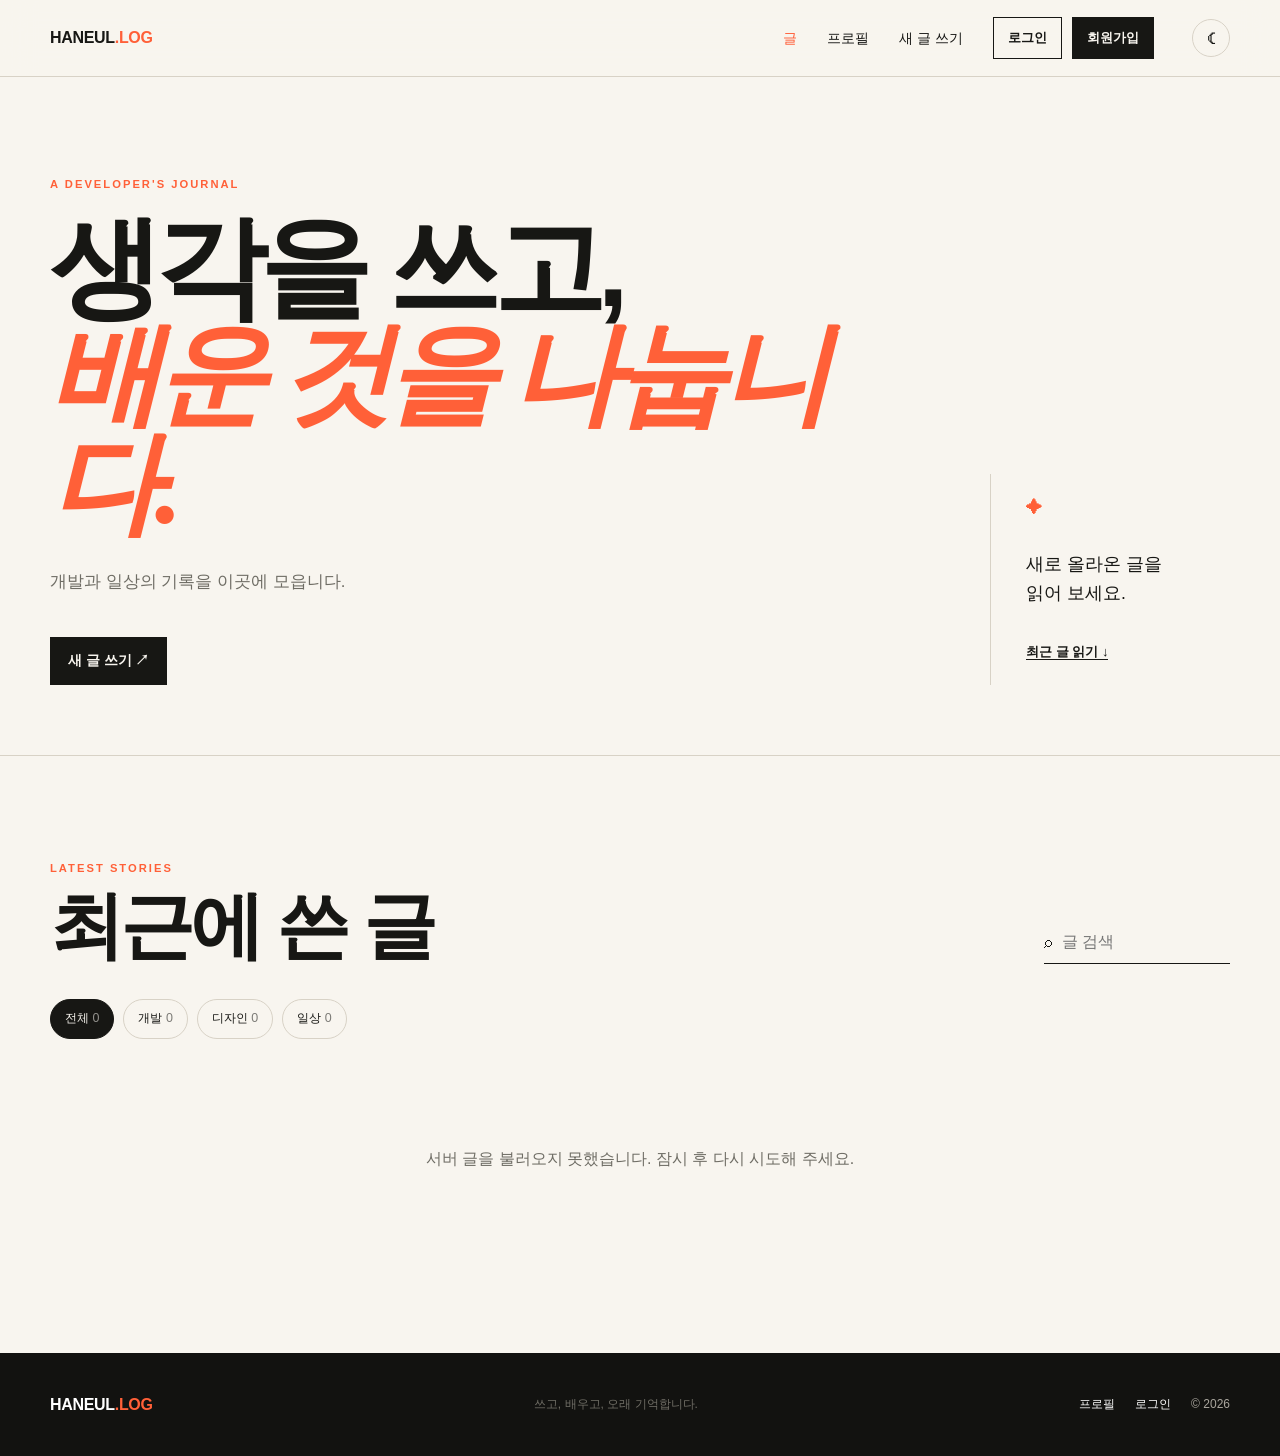
<file: index.html>
<!doctype html><html lang="ko"><head><meta charset="UTF-8"><meta name="viewport" content="width=device-width,initial-scale=1"><meta name="description" content="개발과 일상의 기록을 읽고 쓰는 블로그"><title>HANEUL.LOG | 개발과 일상의 기록</title><link rel="stylesheet" href="css/style.css"><script src="js/main.js" defer></script></head>
<body><a class="skip-link" href="#main">본문 바로가기</a>
<header class="site-header"><div class="container header-inner"><a class="logo" href="index.html">HANEUL<span>.LOG</span></a><nav class="main-nav" aria-label="주요 메뉴"><button class="menu-toggle" type="button" aria-expanded="false" aria-controls="nav-list"><span class="sr-only">메뉴 열기</span><i></i><i></i><i></i></button><ul class="nav-list" id="nav-list"><li><a href="index.html" aria-current="page">글</a></li><li><a href="profile.html">프로필</a></li><li><a href="post-write.html">새 글 쓰기</a></li></ul></nav><div class="header-actions"><button class="theme-toggle" type="button" aria-label="다크 모드로 전환"><span class="theme-icon">☾</span></button><a class="login-link" href="login.html">로그인</a><a class="signup-link" href="signup.html">회원가입</a><button class="logout-button" type="button" hidden>로그아웃</button><a class="account-profile-link" href="profile.html" hidden>프로필</a></div></div></header>
<main id="main"><section class="blog-hero"><div class="container hero-layout"><div class="hero-copy reveal"><p class="eyebrow">A developer's journal</p><h1>생각을 쓰고,<br><em>배운 것을 나눕니다.</em></h1><p>개발과 일상의 기록을 이곳에 모읍니다.</p><a class="write-cta" href="post-write.html">새 글 쓰기 ↗</a></div><aside class="hero-note reveal"><b>✦</b><p>새로 올라온 글을<br>읽어 보세요.</p><a href="#latest">최근 글 읽기 ↓</a></aside></div></section>
<section class="featured section-sm" id="featured-post" hidden><div class="container"><div class="section-top"><p class="section-label">Latest post</p><p>가장 최근에 쓴 글</p></div><article class="featured-card"><a class="featured-visual"><span>NEW</span><i></i><b>STORY</b></a><div class="featured-copy"><div class="post-meta"><span class="featured-category"></span><time class="featured-date"></time></div><h2><a class="featured-title"></a></h2><p class="featured-excerpt"></p><a class="arrow-link featured-read">글 읽기 ↗</a></div></article></div></section>
<section class="posts-section section" id="latest"><div class="container"><div class="posts-heading reveal"><div><p class="section-label">Latest stories</p><h2>최근에 쓴 글</h2></div><label class="search-box"><span aria-hidden="true">⌕</span><input id="post-search" type="search" placeholder="글 검색" aria-label="게시글 검색"></label></div><div class="category-filter reveal"><button class="active" data-filter="all">전체 <span>0</span></button><button data-filter="development">개발 <span>0</span></button><button data-filter="design">디자인 <span>0</span></button><button data-filter="life">일상 <span>0</span></button></div><div class="post-grid" id="post-grid"></div><p class="empty-state" id="empty-state" hidden></p></div></section>
</main>
<footer class="site-footer"><div class="container footer-inner"><a class="logo" href="index.html">HANEUL<span>.LOG</span></a><p>쓰고, 배우고, 오래 기억합니다.</p><div><a href="profile.html">프로필</a><a href="login.html">로그인</a><span>© <span id="current-year"></span></span></div></div></footer></body></html>
</file>
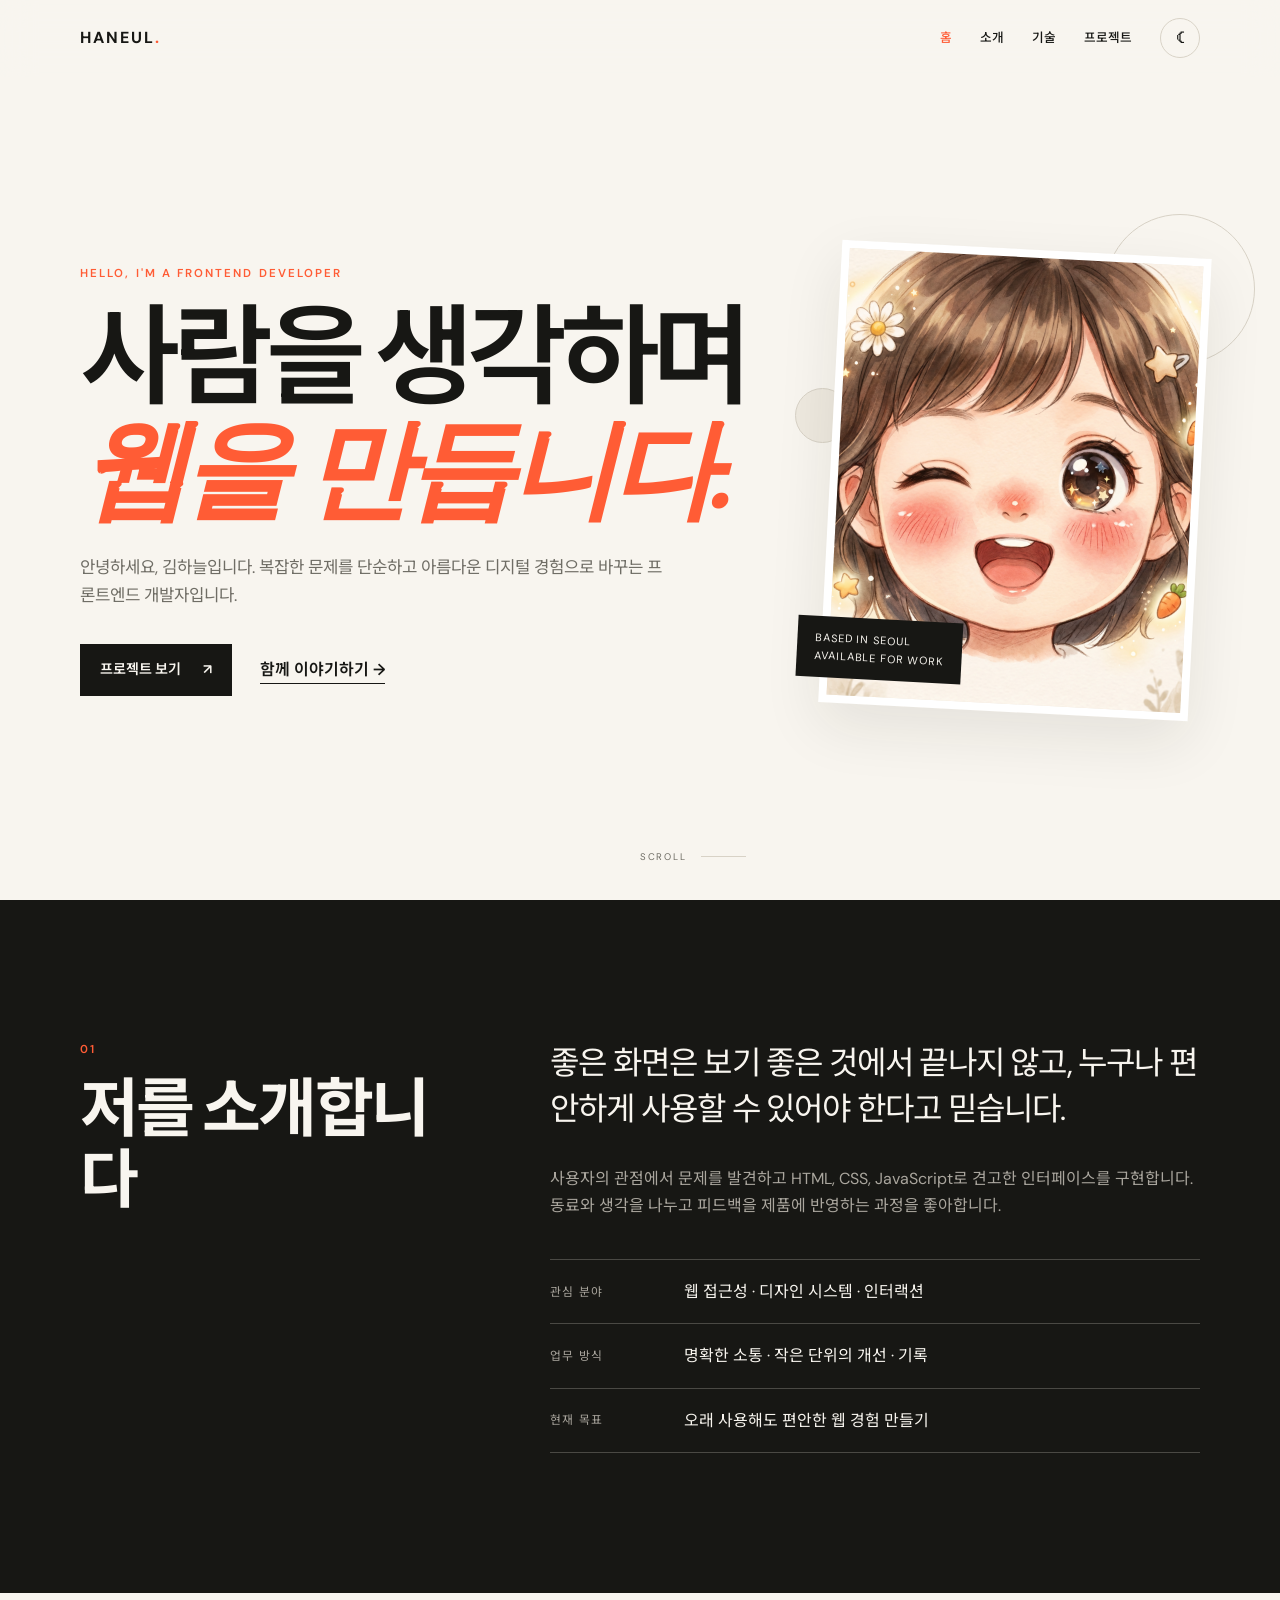
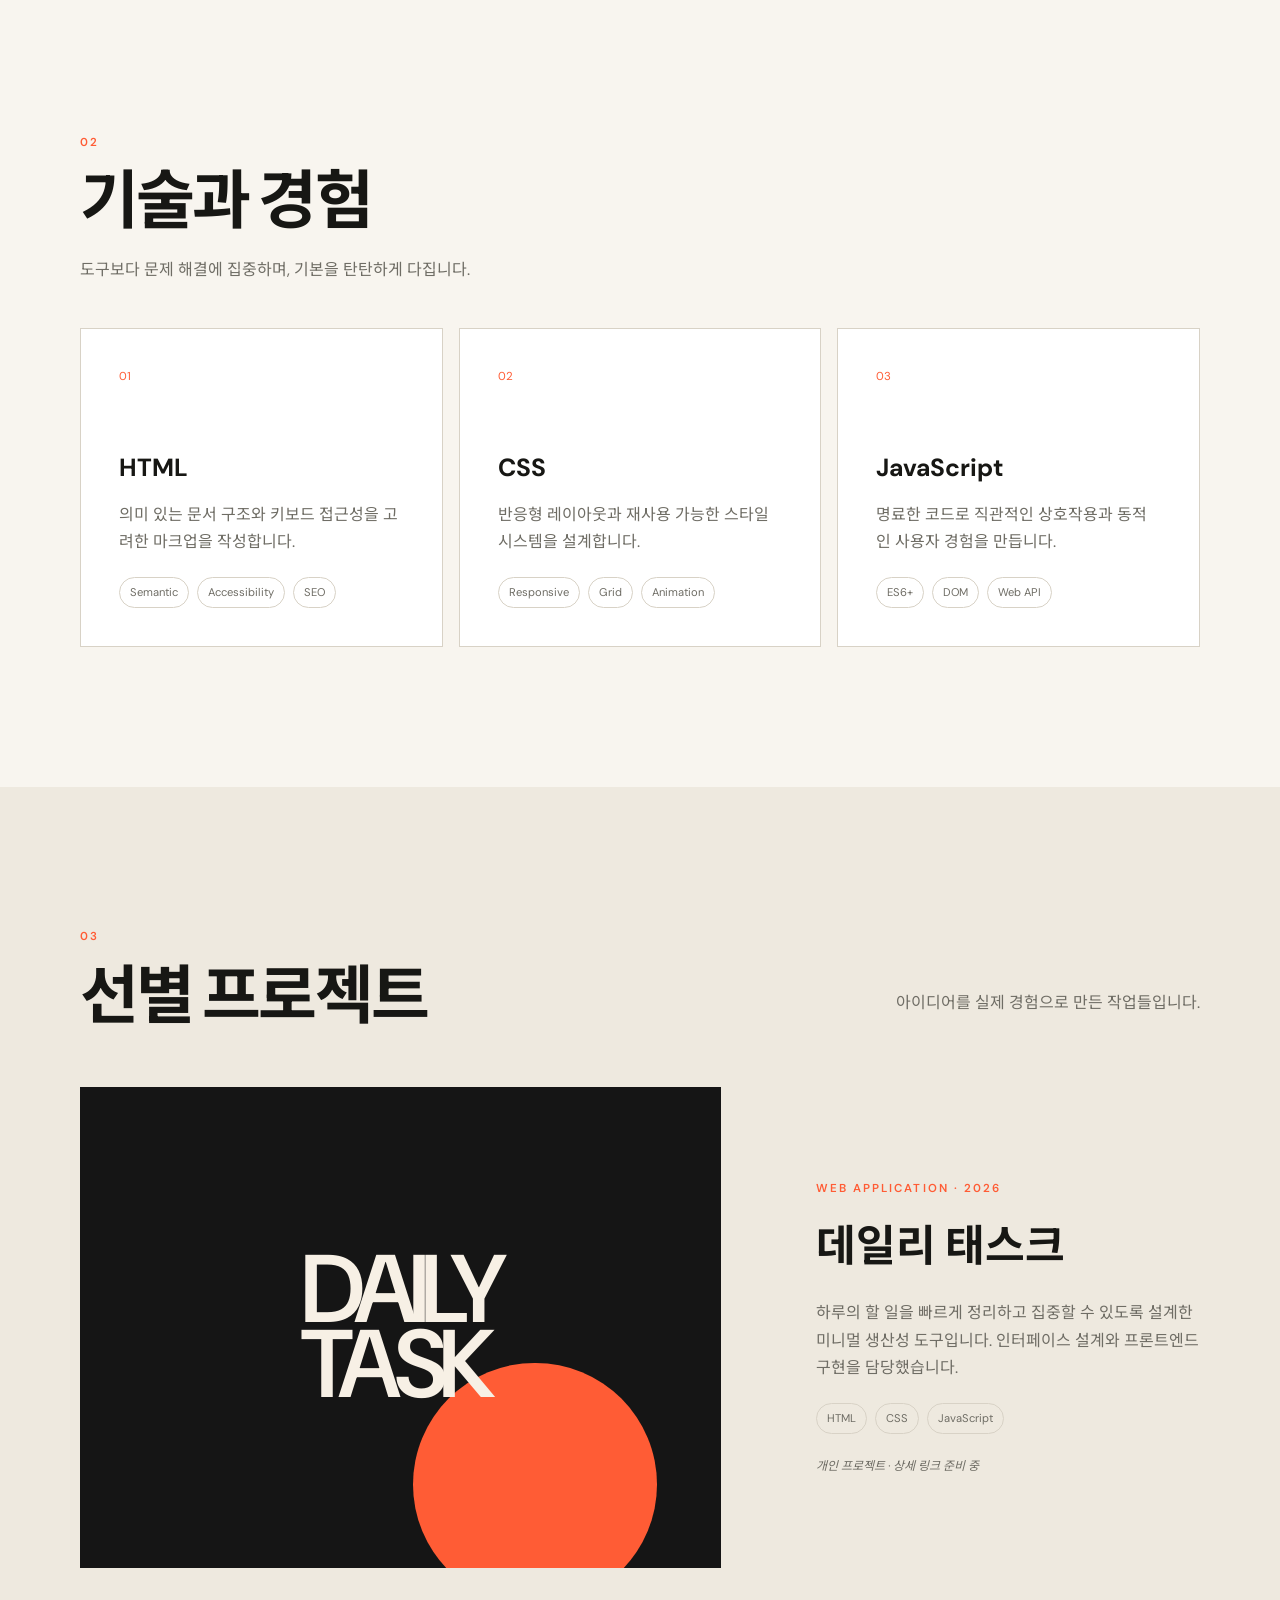
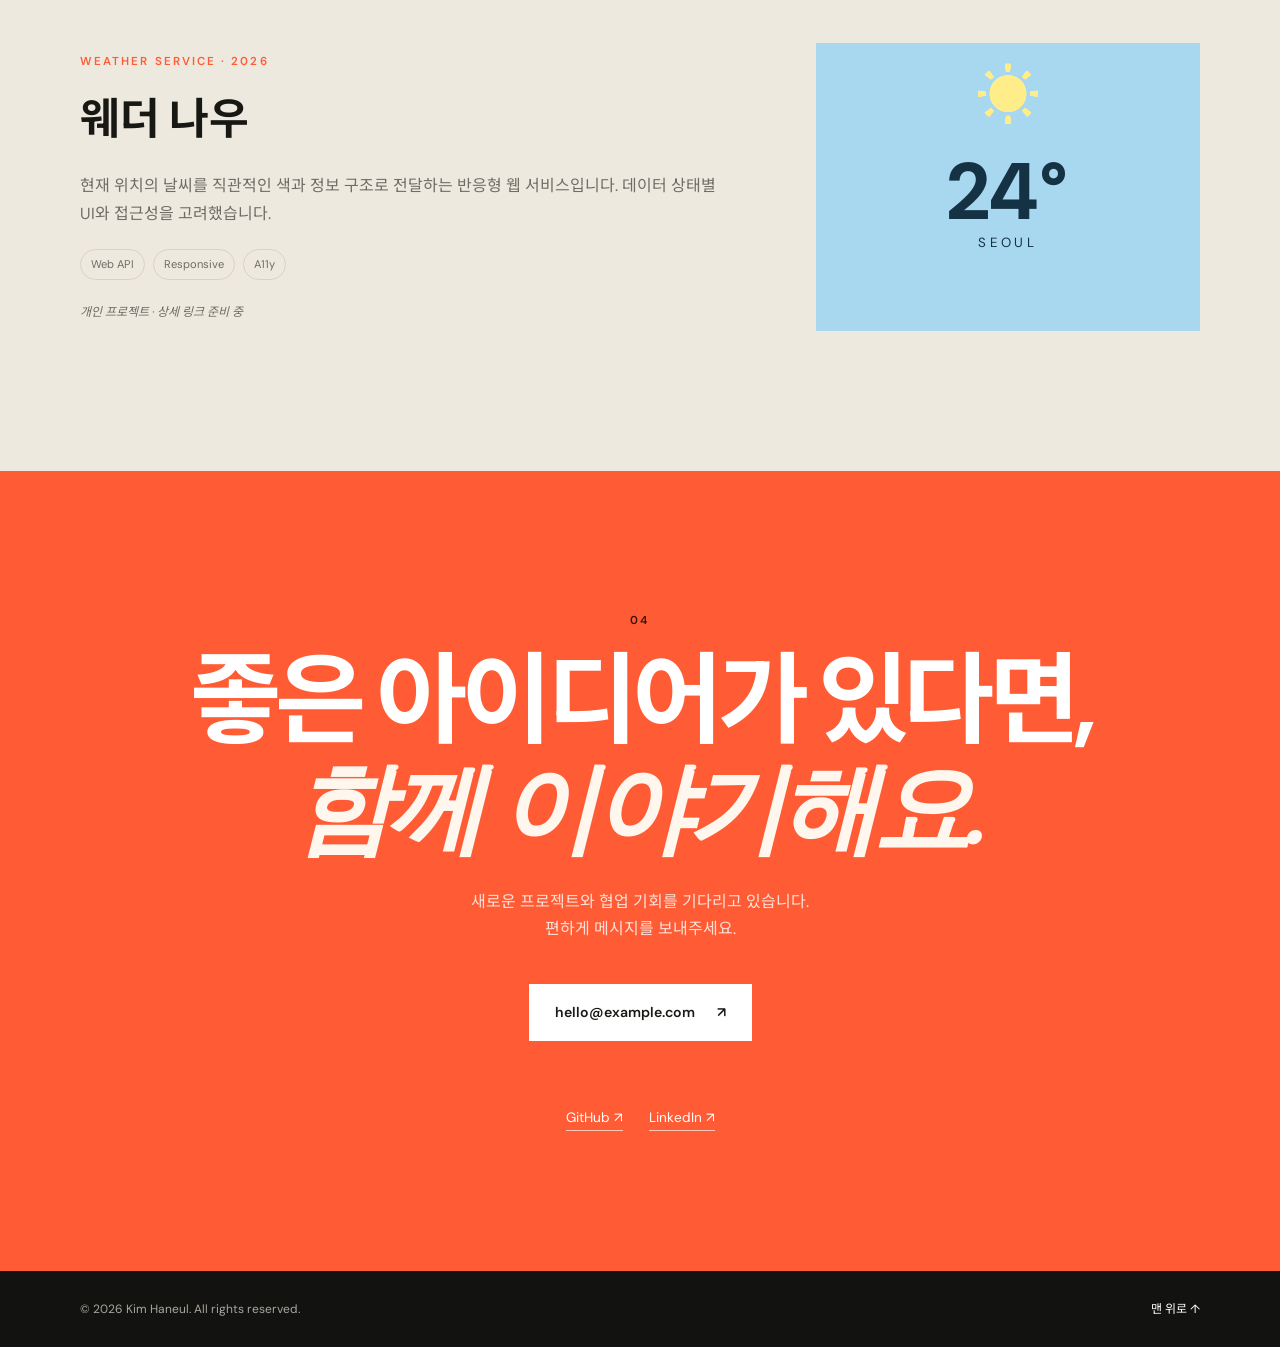
<file: frontend/index.html>
<!doctype html>
<html lang="ko">
  <head>
    <meta charset="UTF-8">
    <meta name="viewport" content="width=device-width, initial-scale=1.0">
    <meta name="description" content="사용자 경험을 고민하며 웹을 만드는 프론트엔드 개발자 김하늘의 포트폴리오입니다.">
    <meta name="theme-color" content="#f8f5ef">
    <title>김하늘 | Frontend Developer</title>
    <link rel="stylesheet" href="css/style.css">
    <script src="js/main.js" defer></script>
  </head>
  <body>
    <a class="skip-link" href="#main-content">본문 바로가기</a>

    <header class="site-header">
      <div class="container header-inner">
        <a class="logo" href="#home" aria-label="김하늘 포트폴리오 홈">HANEUL<span>.</span></a>
        <nav class="main-nav" aria-label="주요 메뉴">
          <button class="menu-toggle" type="button" aria-expanded="false" aria-controls="nav-list">
            <span class="sr-only">메뉴 열기</span>
            <span></span><span></span><span></span>
          </button>
          <ul class="nav-list" id="nav-list">
            <li><a href="index.html" aria-current="page">홈</a></li>
            <li><a href="about.html">소개</a></li>
            <li><a href="skills.html">기술</a></li>
            <li><a href="projects.html">프로젝트</a></li>
          </ul>
        </nav>
        <button class="theme-toggle" type="button" aria-label="다크 모드로 전환" title="테마 전환">
          <span class="theme-icon" aria-hidden="true">☾</span>
        </button>
      </div>
    </header>

    <main id="main-content">
      <section class="hero section" id="home" aria-labelledby="hero-title">
        <div class="container hero-grid">
          <div class="hero-copy reveal">
            <p class="eyebrow">Hello, I'm a frontend developer</p>
            <h1 id="hero-title">사람을 생각하며<br><em>웹을 만듭니다.</em></h1>
            <p class="hero-description">안녕하세요, 김하늘입니다. 복잡한 문제를 단순하고 아름다운 디지털 경험으로 바꾸는 프론트엔드 개발자입니다.</p>
            <div class="hero-actions">
              <a class="button button-primary" href="#projects">프로젝트 보기 <span aria-hidden="true">↗</span></a>
              <a class="text-link" href="#contact">함께 이야기하기 <span aria-hidden="true">→</span></a>
            </div>
          </div>
          <div class="portrait-wrap reveal">
            <div class="portrait-card">
              <img src="assets/images/profile-wink.png" alt="한쪽 눈을 윙크하며 밝게 웃는 김하늘의 캐릭터 프로필 이미지" width="1024" height="1024">
              <span class="portrait-label">Based in Seoul<br>Available for work</span>
            </div>
            <span class="orbit orbit-one"></span>
            <span class="orbit orbit-two"></span>
          </div>
        </div>
        <div class="container scroll-cue" aria-hidden="true"><span>SCROLL</span><i></i></div>
      </section>

      <section class="section about" id="about" aria-labelledby="about-title">
        <div class="container two-column">
          <div class="section-heading reveal">
            <p class="section-number">01</p>
            <h2 id="about-title">저를 소개합니다</h2>
          </div>
          <div class="about-content reveal">
            <p class="lead">좋은 화면은 보기 좋은 것에서 끝나지 않고, 누구나 편안하게 사용할 수 있어야 한다고 믿습니다.</p>
            <p>사용자의 관점에서 문제를 발견하고 HTML, CSS, JavaScript로 견고한 인터페이스를 구현합니다. 동료와 생각을 나누고 피드백을 제품에 반영하는 과정을 좋아합니다.</p>
            <dl class="facts">
              <div><dt>관심 분야</dt><dd>웹 접근성 · 디자인 시스템 · 인터랙션</dd></div>
              <div><dt>업무 방식</dt><dd>명확한 소통 · 작은 단위의 개선 · 기록</dd></div>
              <div><dt>현재 목표</dt><dd>오래 사용해도 편안한 웹 경험 만들기</dd></div>
            </dl>
          </div>
        </div>
      </section>

      <section class="section skills" id="skills" aria-labelledby="skills-title">
        <div class="container">
          <div class="section-heading reveal">
            <p class="section-number">02</p>
            <h2 id="skills-title">기술과 경험</h2>
            <p>도구보다 문제 해결에 집중하며, 기본을 탄탄하게 다집니다.</p>
          </div>
          <div class="skill-grid">
            <article class="skill-card reveal">
              <span class="skill-index">01</span><h3>HTML</h3>
              <p>의미 있는 문서 구조와 키보드 접근성을 고려한 마크업을 작성합니다.</p>
              <ul class="tag-list"><li>Semantic</li><li>Accessibility</li><li>SEO</li></ul>
            </article>
            <article class="skill-card reveal">
              <span class="skill-index">02</span><h3>CSS</h3>
              <p>반응형 레이아웃과 재사용 가능한 스타일 시스템을 설계합니다.</p>
              <ul class="tag-list"><li>Responsive</li><li>Grid</li><li>Animation</li></ul>
            </article>
            <article class="skill-card reveal">
              <span class="skill-index">03</span><h3>JavaScript</h3>
              <p>명료한 코드로 직관적인 상호작용과 동적인 사용자 경험을 만듭니다.</p>
              <ul class="tag-list"><li>ES6+</li><li>DOM</li><li>Web API</li></ul>
            </article>
          </div>
        </div>
      </section>

      <section class="section projects" id="projects" aria-labelledby="projects-title">
        <div class="container">
          <div class="section-heading heading-row reveal">
            <div><p class="section-number">03</p><h2 id="projects-title">선별 프로젝트</h2></div>
            <p>아이디어를 실제 경험으로 만든 작업들입니다.</p>
          </div>
          <div class="project-list">
            <article class="project-card reveal">
              <div class="project-visual visual-one" role="img" aria-label="데일리 태스크 프로젝트 화면 미리보기"><span>DAILY<br>TASK</span><i></i></div>
              <div class="project-copy">
                <p class="project-meta">Web Application · 2026</p><h3>데일리 태스크</h3>
                <p>하루의 할 일을 빠르게 정리하고 집중할 수 있도록 설계한 미니멀 생산성 도구입니다. 인터페이스 설계와 프론트엔드 구현을 담당했습니다.</p>
                <ul class="tag-list"><li>HTML</li><li>CSS</li><li>JavaScript</li></ul>
                <p class="project-status">개인 프로젝트 · 상세 링크 준비 중</p>
              </div>
            </article>
            <article class="project-card project-reverse reveal">
              <div class="project-visual visual-two" role="img" aria-label="웨더 나우 프로젝트 화면 미리보기"><span class="weather-icon">☀</span><b>24°</b><small>SEOUL</small></div>
              <div class="project-copy">
                <p class="project-meta">Weather Service · 2026</p><h3>웨더 나우</h3>
                <p>현재 위치의 날씨를 직관적인 색과 정보 구조로 전달하는 반응형 웹 서비스입니다. 데이터 상태별 UI와 접근성을 고려했습니다.</p>
                <ul class="tag-list"><li>Web API</li><li>Responsive</li><li>A11y</li></ul>
                <p class="project-status">개인 프로젝트 · 상세 링크 준비 중</p>
              </div>
            </article>
          </div>
        </div>
      </section>

      <section class="section contact" id="contact" aria-labelledby="contact-title">
        <div class="container contact-inner reveal">
          <p class="section-number">04</p>
          <h2 id="contact-title">좋은 아이디어가 있다면,<br><em>함께 이야기해요.</em></h2>
          <p>새로운 프로젝트와 협업 기회를 기다리고 있습니다.<br>편하게 메시지를 보내주세요.</p>
          <a class="button button-light" href="mailto:hello@example.com">hello@example.com <span aria-hidden="true">↗</span></a>
          <div class="social-links" aria-label="소셜 미디어">
            <a href="https://github.com/" target="_blank" rel="noopener noreferrer">GitHub <span aria-hidden="true">↗</span></a>
            <a href="https://www.linkedin.com/" target="_blank" rel="noopener noreferrer">LinkedIn <span aria-hidden="true">↗</span></a>
          </div>
        </div>
      </section>
    </main>

    <footer class="site-footer">
      <div class="container"><p>© <span id="current-year"></span> Kim Haneul. All rights reserved.</p><a href="#home">맨 위로 <span aria-hidden="true">↑</span></a></div>
    </footer>
  </body>
</html>
</file>
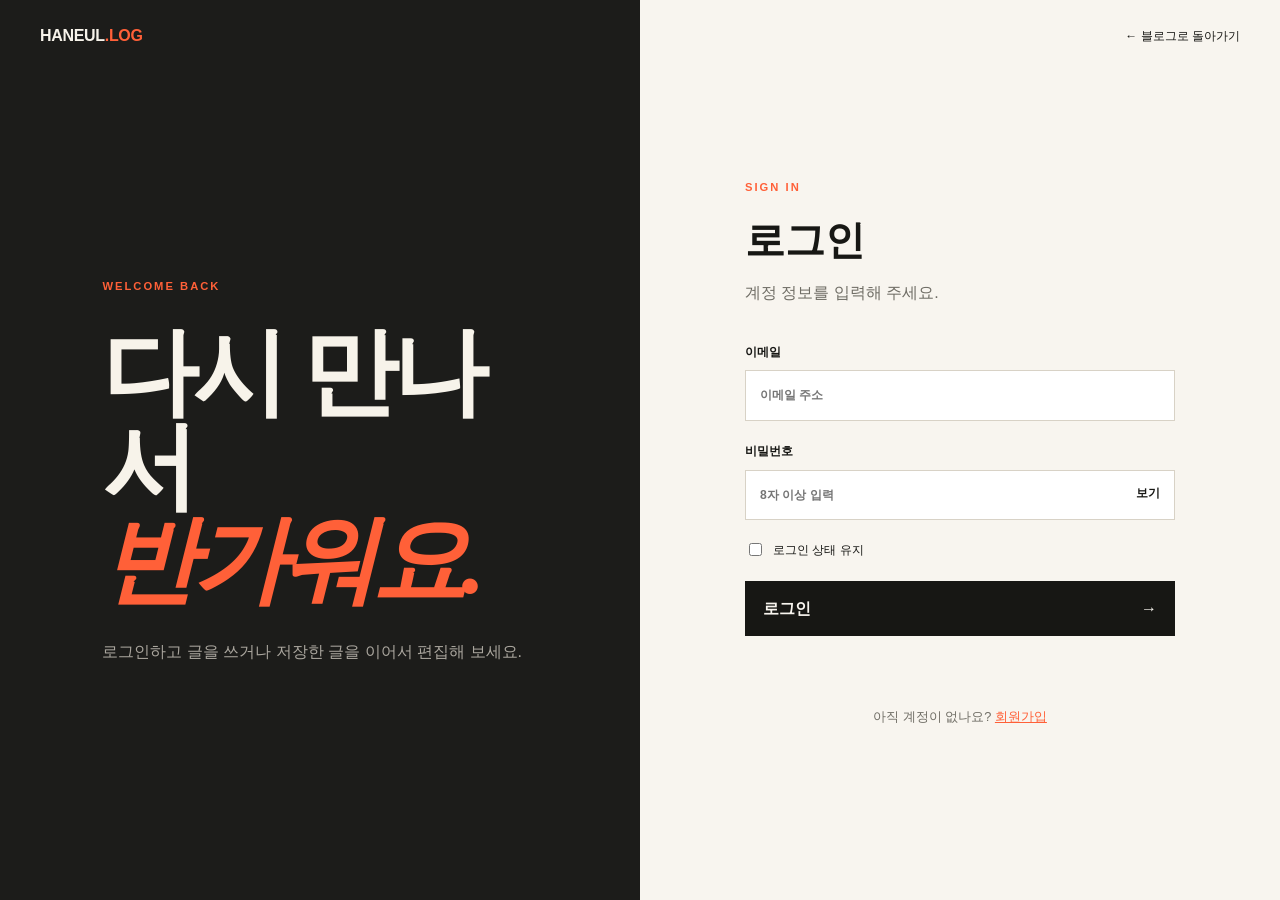
<file: login.html>
<!doctype html><html lang="ko"><head><meta charset="UTF-8"><meta name="viewport" content="width=device-width,initial-scale=1"><title>로그인 | HANEUL.LOG</title><link rel="stylesheet" href="css/style.css"><script src="js/main.js" defer></script></head><body class="auth-page"><a class="skip-link" href="#main">본문 바로가기</a><header class="auth-header"><a class="logo" href="index.html">HANEUL<span>.LOG</span></a><a href="index.html">← 블로그로 돌아가기</a></header>
<main id="main" class="auth-main"><section class="auth-intro"><p class="eyebrow">Welcome back</p><h1>다시 만나서<br><em>반가워요.</em></h1><p>로그인하고 글을 쓰거나 저장한 글을 이어서 편집해 보세요.</p></section><section class="auth-panel"><div class="auth-box"><p class="section-label">Sign in</p><h2>로그인</h2><p>계정 정보를 입력해 주세요.</p><form class="form-stack auth-form" data-auth-form><label>이메일<input type="email" name="email" placeholder="이메일 주소" autocomplete="email" required></label><label>비밀번호<span class="password-field"><input type="password" name="password" placeholder="8자 이상 입력" minlength="8" autocomplete="current-password" required><button class="password-toggle" type="button">보기</button></span></label><div class="form-options"><label class="check"><input type="checkbox" name="remember"> 로그인 상태 유지</label></div><button class="submit-button" type="submit">로그인 <span>→</span></button><p class="form-message" aria-live="polite"></p></form><p class="auth-switch">아직 계정이 없나요? <a href="signup.html">회원가입</a></p></div></section></main></body></html>
</file>
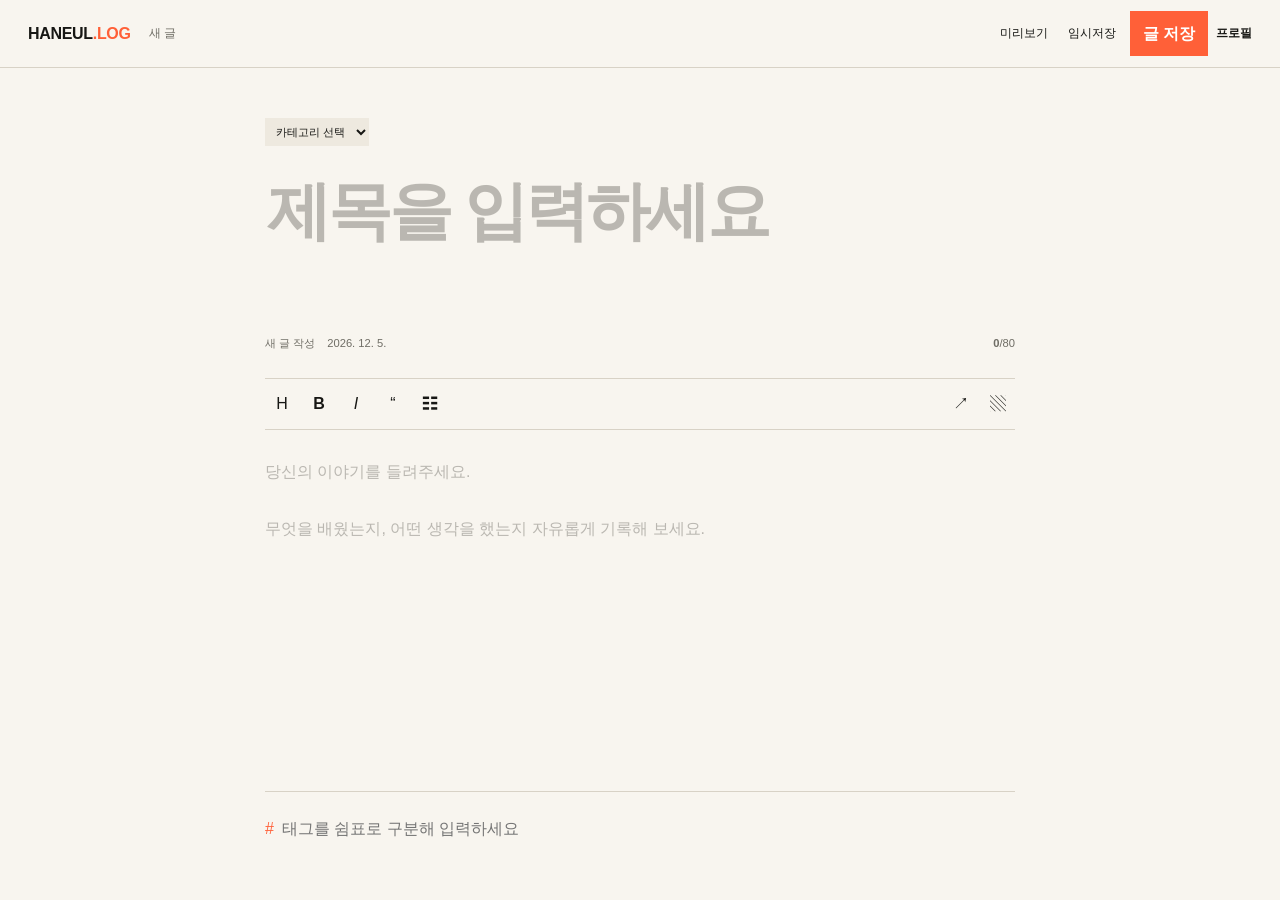
<file: post-write.html>
<!doctype html><html lang="ko"><head><meta charset="UTF-8"><meta name="viewport" content="width=device-width,initial-scale=1"><title>새 글 쓰기 | HANEUL.LOG</title><link rel="stylesheet" href="css/style.css"><script src="js/main.js" defer></script></head><body class="write-page"><a class="skip-link" href="#editor-title">편집기로 바로가기</a>
<header class="editor-header"><a class="logo" href="index.html">HANEUL<span>.LOG</span></a><span class="draft-status" role="status" aria-live="polite">새 글</span><div><button class="text-button preview-toggle" type="button">미리보기</button><button class="text-button save-draft" type="button">임시저장</button><button class="publish-button" type="button">글 저장</button><a class="editor-profile" href="profile.html">프로필</a></div></header>
<main class="editor-main"><section class="editor-pane"><label class="sr-only" for="editor-category">카테고리</label><select id="editor-category"><option value="">카테고리 선택</option><option value="development">개발</option><option value="design">디자인</option><option value="life">일상</option></select><textarea id="editor-title" class="editor-title" rows="2" maxlength="80" placeholder="제목을 입력하세요" aria-label="글 제목"></textarea><div class="editor-meta"><span>새 글 작성</span><time id="editor-date"></time><span><b id="title-count">0</b>/80</span></div><div class="editor-toolbar" role="toolbar" aria-label="글 서식"><button type="button" data-format="h2" title="제목">H</button><button type="button" data-format="bold" title="굵게"><b>B</b></button><button type="button" data-format="italic" title="기울임"><i>I</i></button><button type="button" data-format="quote" title="인용">“</button><button type="button" data-format="list" title="목록">☷</button><span></span><button type="button" data-format="link" title="링크">↗</button><button type="button" data-format="image" title="이미지">▧</button></div><textarea id="editor-content" class="editor-content" placeholder="당신의 이야기를 들려주세요.&#10;&#10;무엇을 배웠는지, 어떤 생각을 했는지 자유롭게 기록해 보세요." aria-label="글 내용"></textarea><div class="tag-editor"><span>#</span><input id="editor-tags" type="text" placeholder="태그를 쉼표로 구분해 입력하세요" aria-label="태그"></div></section>
<aside class="publish-panel"><button class="panel-close" type="button" aria-label="닫기">×</button><p class="section-label">Save post</p><h2>글 저장</h2><p id="storage-note">현재 글은 이 브라우저에 저장됩니다.</p><button class="submit-button publish-final" type="button">저장하고 글 보기 →</button></aside>
<section class="editor-preview" hidden><p class="section-label">Preview</p><h1>제목을 입력하세요</h1><div class="preview-body">내용을 입력하면 이곳에서 미리 볼 수 있습니다.</div></section></main></body></html>
</file>
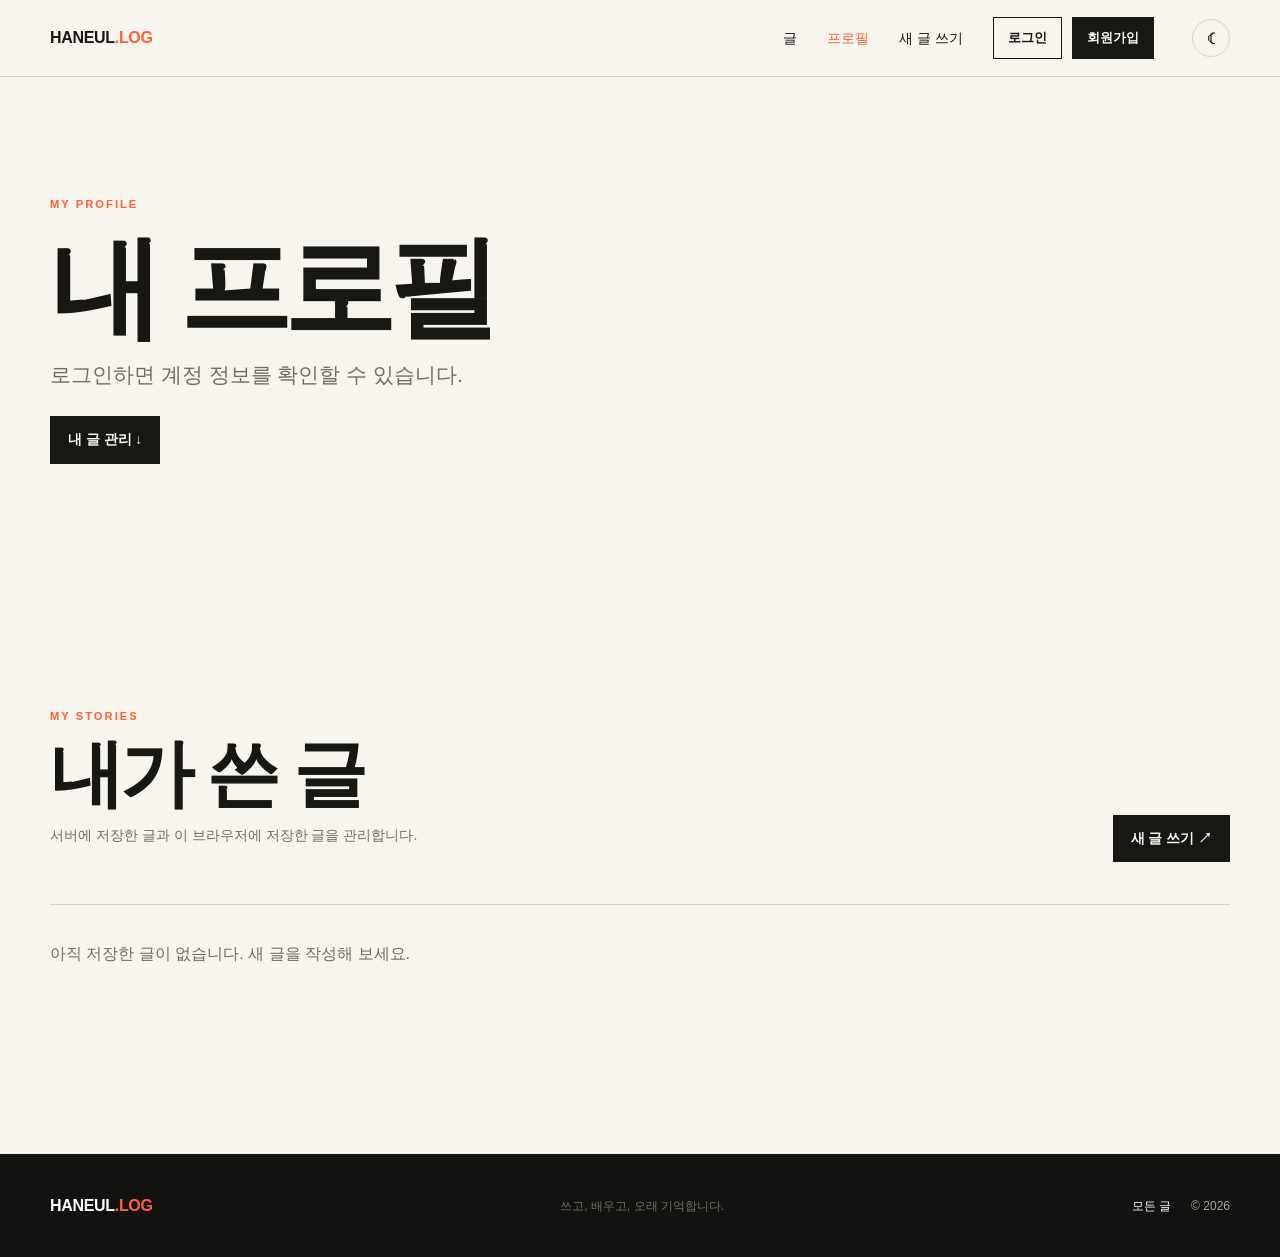
<file: profile.html>
<!doctype html><html lang="ko"><head><meta charset="UTF-8"><meta name="viewport" content="width=device-width,initial-scale=1"><title>프로필 | HANEUL.LOG</title><link rel="stylesheet" href="css/style.css"><script src="js/main.js" defer></script></head><body><a class="skip-link" href="#main">본문 바로가기</a>
<header class="site-header"><div class="container header-inner"><a class="logo" href="index.html">HANEUL<span>.LOG</span></a><nav class="main-nav"><button class="menu-toggle" aria-expanded="false" aria-controls="nav-list"><span class="sr-only">메뉴 열기</span><i></i><i></i><i></i></button><ul class="nav-list" id="nav-list"><li><a href="index.html">글</a></li><li><a href="profile.html" aria-current="page">프로필</a></li><li><a href="post-write.html">새 글 쓰기</a></li></ul></nav><div class="header-actions"><button class="theme-toggle" aria-label="다크 모드로 전환"><span class="theme-icon">☾</span></button><a class="login-link" href="login.html">로그인</a><a class="signup-link" href="signup.html">회원가입</a><button class="logout-button" type="button" hidden>로그아웃</button><a class="account-profile-link" href="profile.html" hidden>프로필</a></div></div></header>
<main id="main"><section class="profile-hero"><div class="container profile-copy reveal"><p class="eyebrow">My profile</p><h1 id="profile-name">내 프로필</h1><p class="lead" id="profile-email">로그인하면 계정 정보를 확인할 수 있습니다.</p><a class="write-cta" href="#my-posts">내 글 관리 ↓</a></div></section>
<section class="my-posts section" id="my-posts"><div class="container"><div class="my-posts-heading"><div><p class="section-label">My stories</p><h2>내가 쓴 글</h2><p>서버에 저장한 글과 이 브라우저에 저장한 글을 관리합니다.</p></div><a class="write-cta" href="post-write.html">새 글 쓰기 ↗</a></div><div class="my-post-list" id="my-post-list"></div><p class="my-post-empty" id="my-post-empty" hidden>아직 저장한 글이 없습니다. 새 글을 작성해 보세요.</p><p class="my-post-status" id="my-post-status" role="status" aria-live="polite"></p></div></section>
</main>
<footer class="site-footer"><div class="container footer-inner"><a class="logo" href="index.html">HANEUL<span>.LOG</span></a><p>쓰고, 배우고, 오래 기억합니다.</p><div><a href="index.html">모든 글</a><span>© <span id="current-year"></span></span></div></div></footer></body></html>
</file>
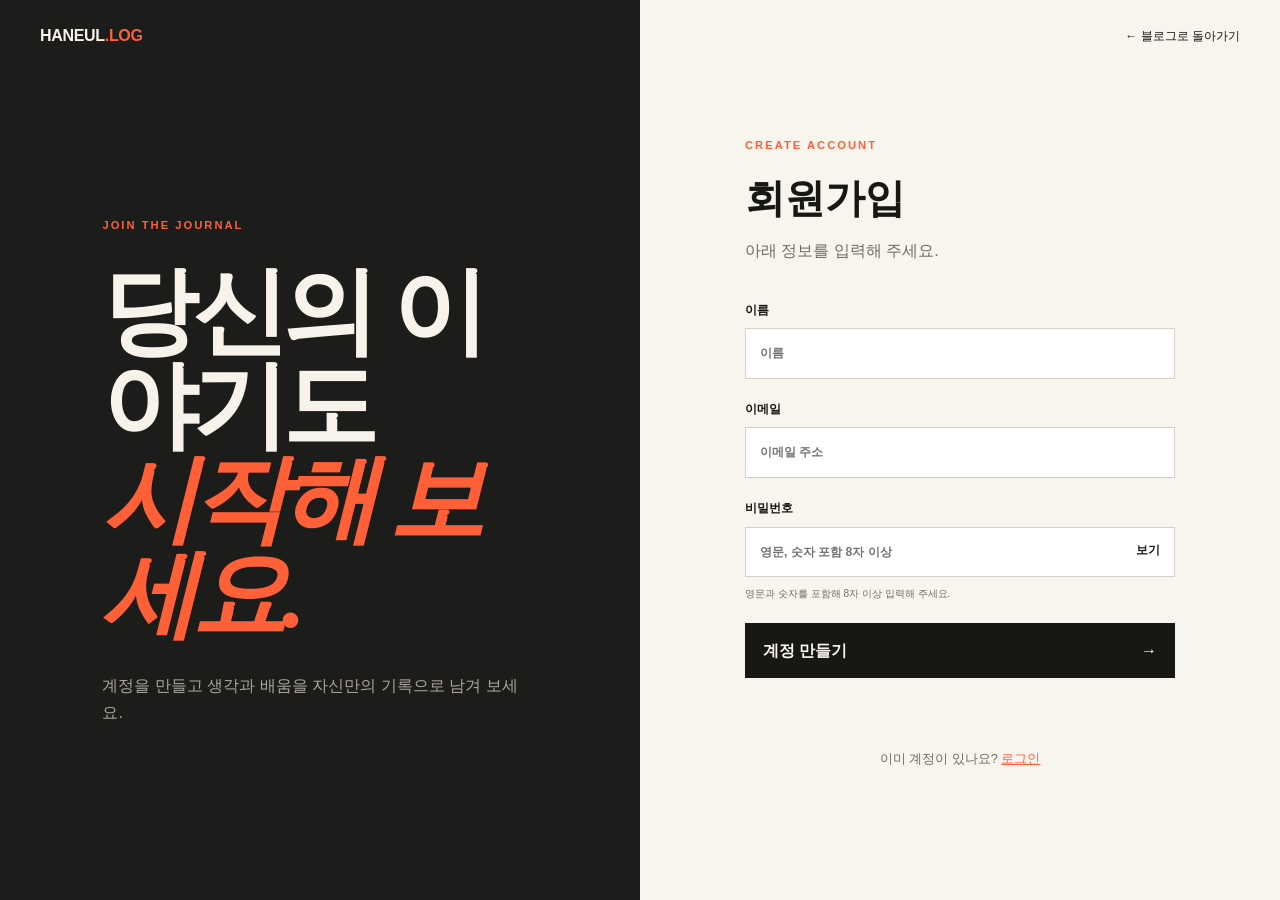
<file: signup.html>
<!doctype html><html lang="ko"><head><meta charset="UTF-8"><meta name="viewport" content="width=device-width,initial-scale=1"><title>회원가입 | HANEUL.LOG</title><link rel="stylesheet" href="css/style.css"><script src="js/main.js" defer></script></head><body class="auth-page"><a class="skip-link" href="#main">본문 바로가기</a><header class="auth-header"><a class="logo" href="index.html">HANEUL<span>.LOG</span></a><a href="index.html">← 블로그로 돌아가기</a></header>
<main id="main" class="auth-main"><section class="auth-intro signup-intro"><p class="eyebrow">Join the journal</p><h1>당신의 이야기도<br><em>시작해 보세요.</em></h1><p>계정을 만들고 생각과 배움을 자신만의 기록으로 남겨 보세요.</p></section><section class="auth-panel"><div class="auth-box"><p class="section-label">Create account</p><h2>회원가입</h2><p>아래 정보를 입력해 주세요.</p><form class="form-stack auth-form" data-auth-form><label>이름<input type="text" name="name" placeholder="이름" autocomplete="name" required></label><label>이메일<input type="email" name="email" placeholder="이메일 주소" autocomplete="email" required></label><label>비밀번호<span class="password-field"><input type="password" name="password" placeholder="영문, 숫자 포함 8자 이상" pattern="(?=.*[A-Za-z])(?=.*[0-9]).{8,}" autocomplete="new-password" required><button class="password-toggle" type="button">보기</button></span><small>영문과 숫자를 포함해 8자 이상 입력해 주세요.</small></label><button class="submit-button" type="submit">계정 만들기 <span>→</span></button><p class="form-message" aria-live="polite"></p></form><p class="auth-switch">이미 계정이 있나요? <a href="login.html">로그인</a></p></div></section></main></body></html>
</file>
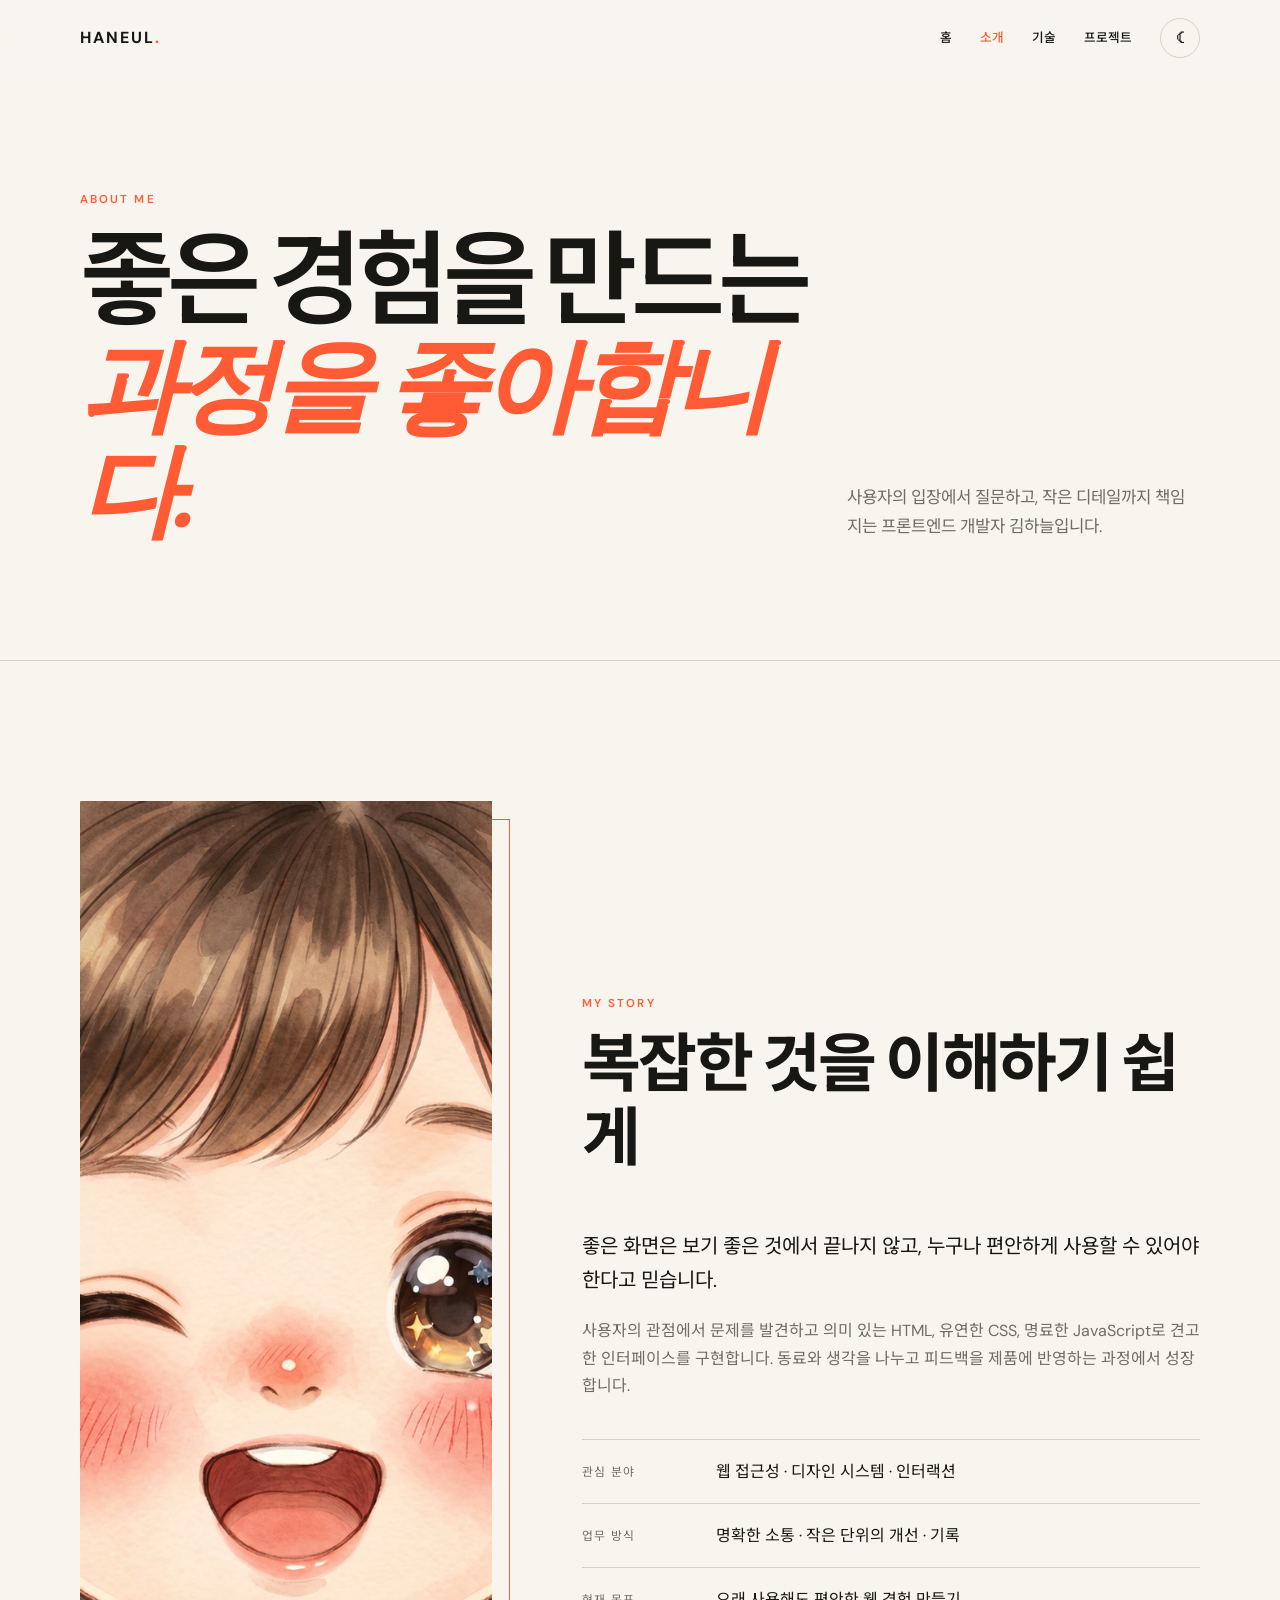
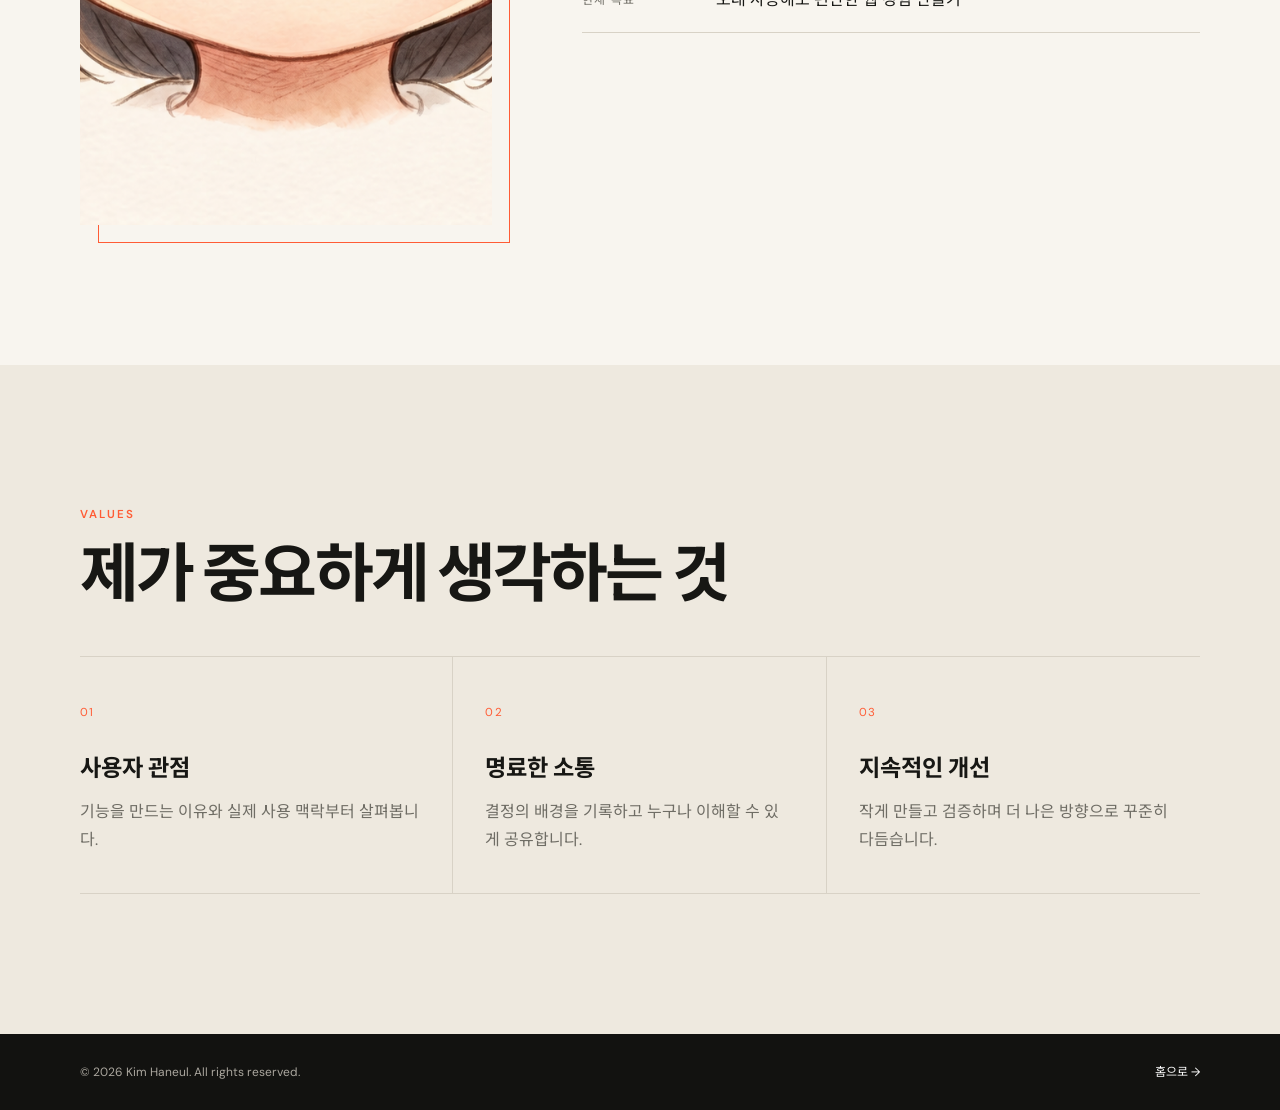
<file: frontend/about.html>
<!doctype html>
<html lang="ko">
  <head>
    <meta charset="UTF-8">
    <meta name="viewport" content="width=device-width, initial-scale=1.0">
    <meta name="description" content="프론트엔드 개발자 김하늘의 소개와 일하는 방식입니다.">
    <meta name="theme-color" content="#f8f5ef">
    <title>소개 | 김하늘</title>
    <link rel="stylesheet" href="css/style.css">
    <script src="js/main.js" defer></script>
  </head>
  <body>
    <a class="skip-link" href="#main-content">본문 바로가기</a>
    <header class="site-header">
      <div class="container header-inner">
        <a class="logo" href="index.html" aria-label="김하늘 포트폴리오 홈">HANEUL<span>.</span></a>
        <nav class="main-nav" aria-label="주요 메뉴">
          <button class="menu-toggle" type="button" aria-expanded="false" aria-controls="nav-list"><span class="sr-only">메뉴 열기</span><span></span><span></span><span></span></button>
          <ul class="nav-list" id="nav-list">
            <li><a href="index.html">홈</a></li>
            <li><a href="about.html" aria-current="page">소개</a></li>
            <li><a href="skills.html">기술</a></li>
            <li><a href="projects.html">프로젝트</a></li>
          </ul>
        </nav>
        <button class="theme-toggle" type="button" aria-label="다크 모드로 전환" title="테마 전환"><span class="theme-icon" aria-hidden="true">☾</span></button>
      </div>
    </header>
    <main id="main-content">
      <section class="page-hero">
        <div class="container page-hero-grid">
          <div class="reveal"><p class="eyebrow">About me</p><h1>좋은 경험을 만드는<br><em>과정을 좋아합니다.</em></h1></div>
          <p class="page-intro reveal">사용자의 입장에서 질문하고, 작은 디테일까지 책임지는 프론트엔드 개발자 김하늘입니다.</p>
        </div>
      </section>
      <section class="section profile-story">
        <div class="container story-grid">
          <figure class="profile-photo reveal"><img src="assets/images/profile-wink.png" alt="한쪽 눈을 윙크하며 밝게 웃는 김하늘의 캐릭터 프로필 이미지" width="1024" height="1024"></figure>
          <div class="story-copy reveal">
            <p class="section-number">My story</p><h2>복잡한 것을 이해하기 쉽게</h2>
            <p class="lead">좋은 화면은 보기 좋은 것에서 끝나지 않고, 누구나 편안하게 사용할 수 있어야 한다고 믿습니다.</p>
            <p>사용자의 관점에서 문제를 발견하고 의미 있는 HTML, 유연한 CSS, 명료한 JavaScript로 견고한 인터페이스를 구현합니다. 동료와 생각을 나누고 피드백을 제품에 반영하는 과정에서 성장합니다.</p>
            <dl class="facts light-facts">
              <div><dt>관심 분야</dt><dd>웹 접근성 · 디자인 시스템 · 인터랙션</dd></div>
              <div><dt>업무 방식</dt><dd>명확한 소통 · 작은 단위의 개선 · 기록</dd></div>
              <div><dt>현재 목표</dt><dd>오래 사용해도 편안한 웹 경험 만들기</dd></div>
            </dl>
          </div>
        </div>
      </section>
      <section class="section values-section">
        <div class="container"><div class="section-heading reveal"><p class="section-number">Values</p><h2>제가 중요하게 생각하는 것</h2></div>
          <div class="value-grid">
            <article class="value-item reveal"><span>01</span><h3>사용자 관점</h3><p>기능을 만드는 이유와 실제 사용 맥락부터 살펴봅니다.</p></article>
            <article class="value-item reveal"><span>02</span><h3>명료한 소통</h3><p>결정의 배경을 기록하고 누구나 이해할 수 있게 공유합니다.</p></article>
            <article class="value-item reveal"><span>03</span><h3>지속적인 개선</h3><p>작게 만들고 검증하며 더 나은 방향으로 꾸준히 다듬습니다.</p></article>
          </div>
        </div>
      </section>
    </main>
    <footer class="site-footer"><div class="container"><p>© <span id="current-year"></span> Kim Haneul. All rights reserved.</p><a href="index.html">홈으로 <span aria-hidden="true">→</span></a></div></footer>
  </body>
</html>
</file>
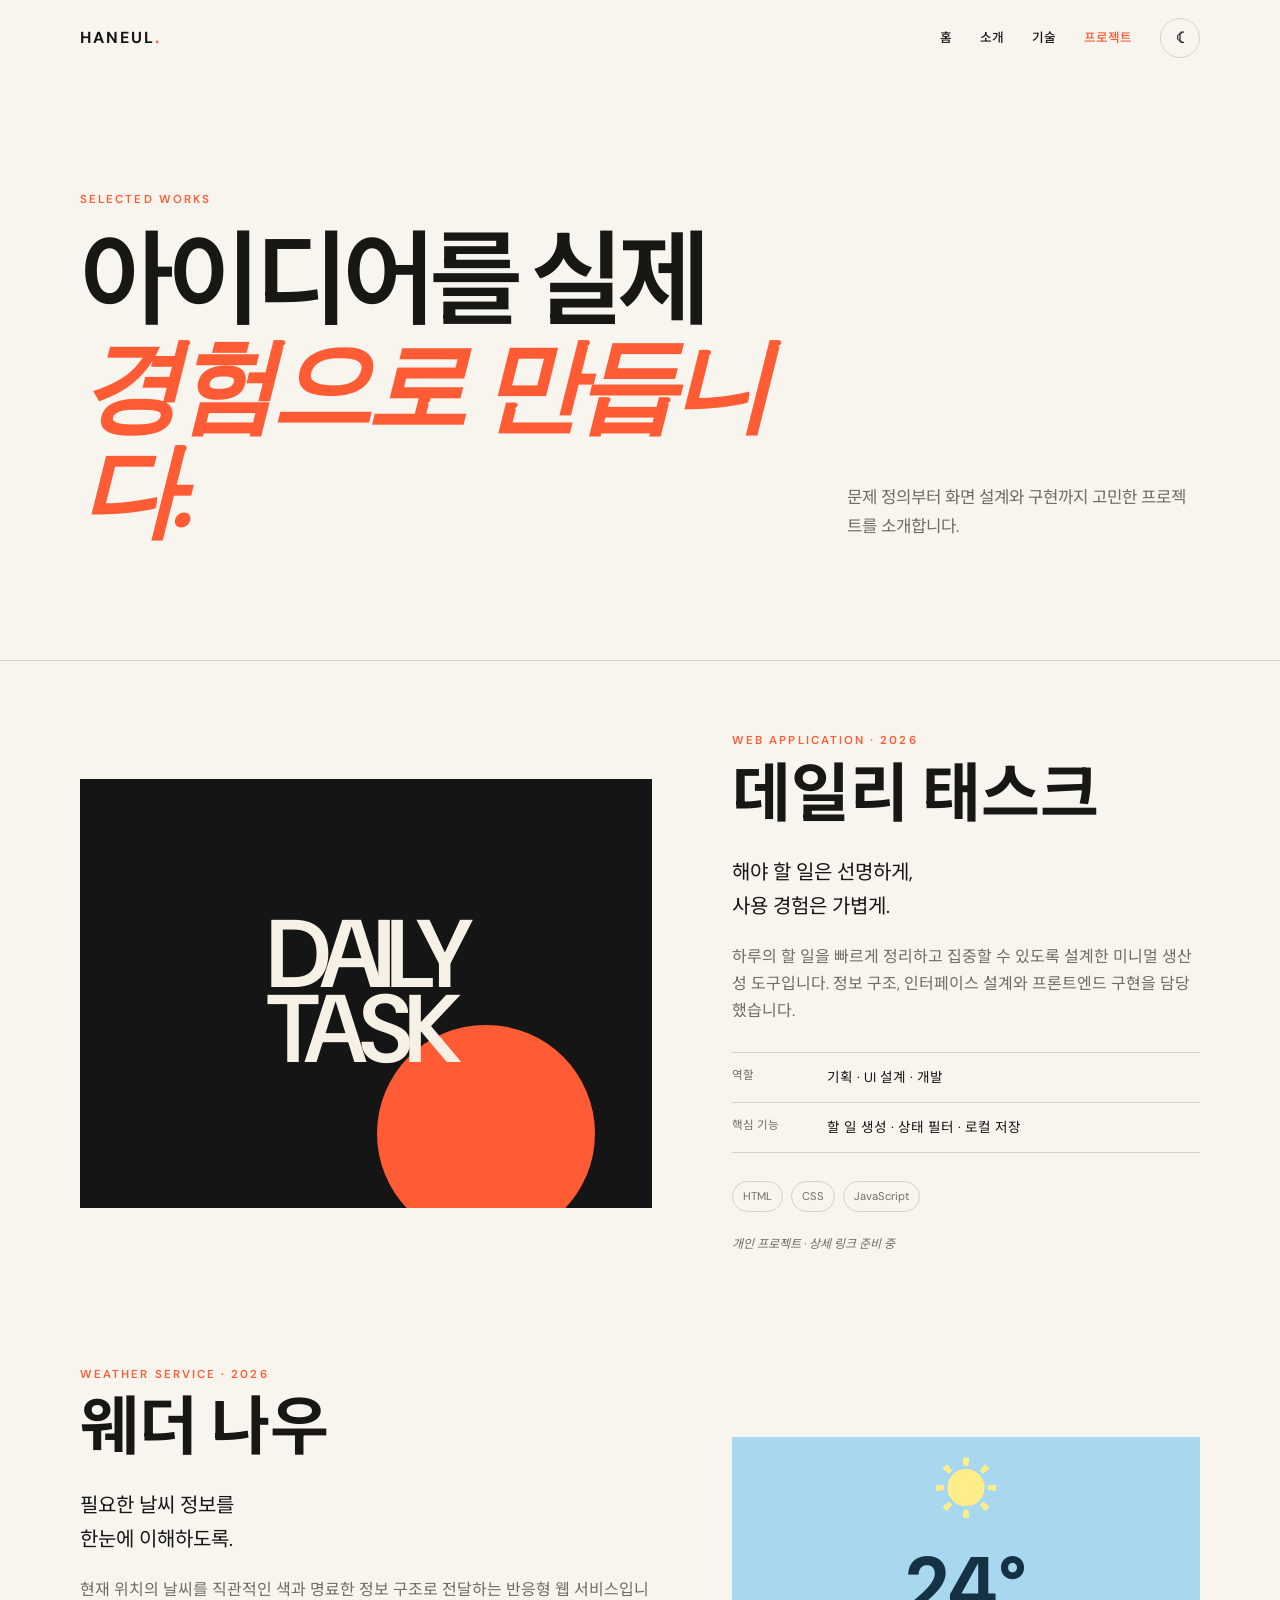
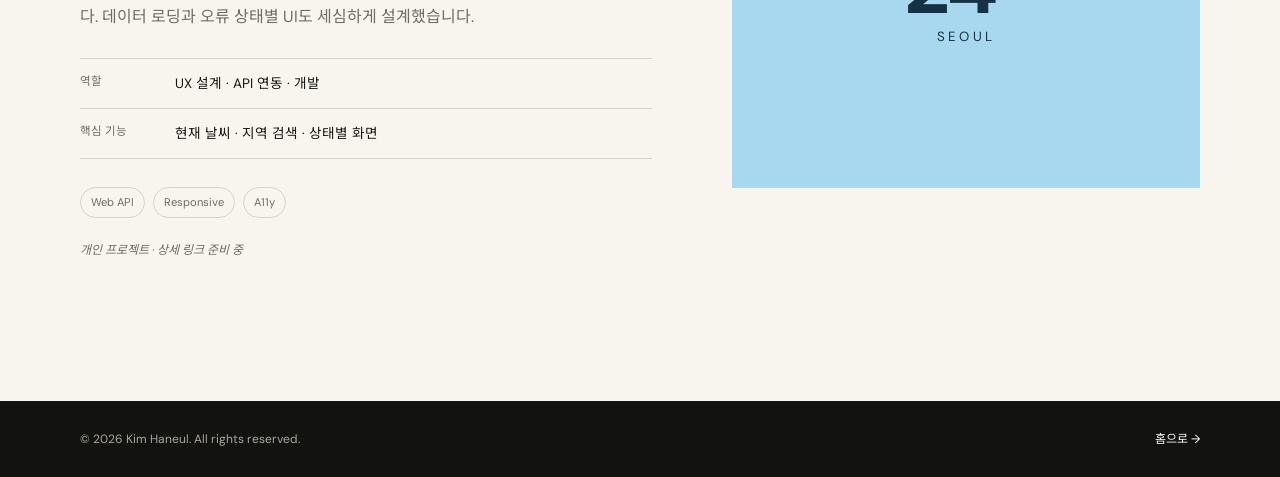
<file: frontend/projects.html>
<!doctype html>
<html lang="ko">
  <head>
    <meta charset="UTF-8"><meta name="viewport" content="width=device-width, initial-scale=1.0">
    <meta name="description" content="프론트엔드 개발자 김하늘의 주요 프로젝트입니다."><meta name="theme-color" content="#f8f5ef">
    <title>프로젝트 | 김하늘</title><link rel="stylesheet" href="css/style.css"><script src="js/main.js" defer></script>
  </head>
  <body>
    <a class="skip-link" href="#main-content">본문 바로가기</a>
    <header class="site-header"><div class="container header-inner">
      <a class="logo" href="index.html" aria-label="김하늘 포트폴리오 홈">HANEUL<span>.</span></a>
      <nav class="main-nav" aria-label="주요 메뉴"><button class="menu-toggle" type="button" aria-expanded="false" aria-controls="nav-list"><span class="sr-only">메뉴 열기</span><span></span><span></span><span></span></button>
        <ul class="nav-list" id="nav-list"><li><a href="index.html">홈</a></li><li><a href="about.html">소개</a></li><li><a href="skills.html">기술</a></li><li><a href="projects.html" aria-current="page">프로젝트</a></li></ul>
      </nav><button class="theme-toggle" type="button" aria-label="다크 모드로 전환" title="테마 전환"><span class="theme-icon" aria-hidden="true">☾</span></button>
    </div></header>
    <main id="main-content">
      <section class="page-hero"><div class="container page-hero-grid"><div class="reveal"><p class="eyebrow">Selected works</p><h1>아이디어를 실제<br><em>경험으로 만듭니다.</em></h1></div><p class="page-intro reveal">문제 정의부터 화면 설계와 구현까지 고민한 프로젝트를 소개합니다.</p></div></section>
      <section class="section project-detail-section"><div class="container project-detail-list">
        <article class="project-detail reveal"><div class="project-visual visual-one" role="img" aria-label="데일리 태스크 프로젝트 화면 미리보기"><span>DAILY<br>TASK</span><i></i></div><div class="project-detail-copy"><p class="project-meta">Web Application · 2026</p><h2>데일리 태스크</h2><p class="lead">해야 할 일은 선명하게,<br>사용 경험은 가볍게.</p><p>하루의 할 일을 빠르게 정리하고 집중할 수 있도록 설계한 미니멀 생산성 도구입니다. 정보 구조, 인터페이스 설계와 프론트엔드 구현을 담당했습니다.</p><dl class="project-info"><div><dt>역할</dt><dd>기획 · UI 설계 · 개발</dd></div><div><dt>핵심 기능</dt><dd>할 일 생성 · 상태 필터 · 로컬 저장</dd></div></dl><ul class="tag-list"><li>HTML</li><li>CSS</li><li>JavaScript</li></ul><p class="project-status">개인 프로젝트 · 상세 링크 준비 중</p></div></article>
        <article class="project-detail project-detail-reverse reveal"><div class="project-visual visual-two" role="img" aria-label="웨더 나우 프로젝트 화면 미리보기"><span class="weather-icon">☀</span><b>24°</b><small>SEOUL</small></div><div class="project-detail-copy"><p class="project-meta">Weather Service · 2026</p><h2>웨더 나우</h2><p class="lead">필요한 날씨 정보를<br>한눈에 이해하도록.</p><p>현재 위치의 날씨를 직관적인 색과 명료한 정보 구조로 전달하는 반응형 웹 서비스입니다. 데이터 로딩과 오류 상태별 UI도 세심하게 설계했습니다.</p><dl class="project-info"><div><dt>역할</dt><dd>UX 설계 · API 연동 · 개발</dd></div><div><dt>핵심 기능</dt><dd>현재 날씨 · 지역 검색 · 상태별 화면</dd></div></dl><ul class="tag-list"><li>Web API</li><li>Responsive</li><li>A11y</li></ul><p class="project-status">개인 프로젝트 · 상세 링크 준비 중</p></div></article>
      </div></section>
    </main>
    <footer class="site-footer"><div class="container"><p>© <span id="current-year"></span> Kim Haneul. All rights reserved.</p><a href="index.html">홈으로 <span aria-hidden="true">→</span></a></div></footer>
  </body>
</html>
</file>
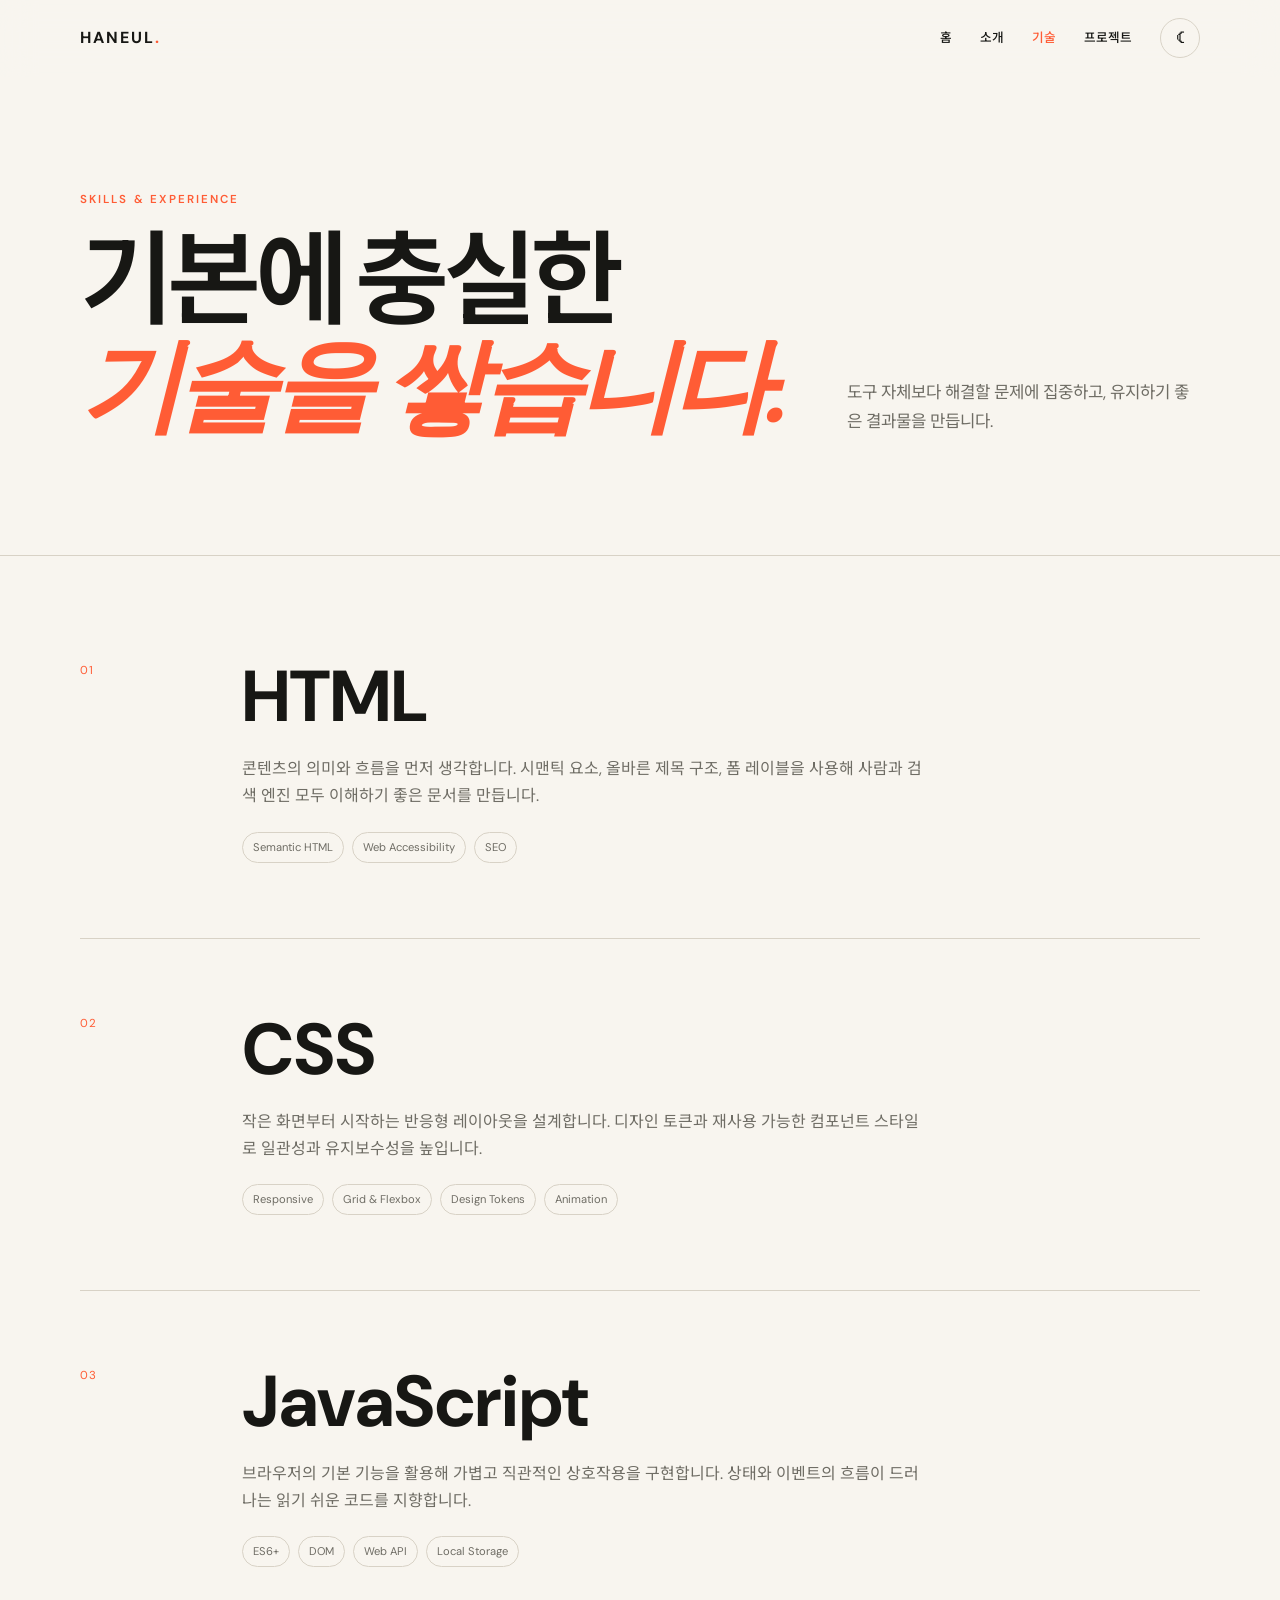
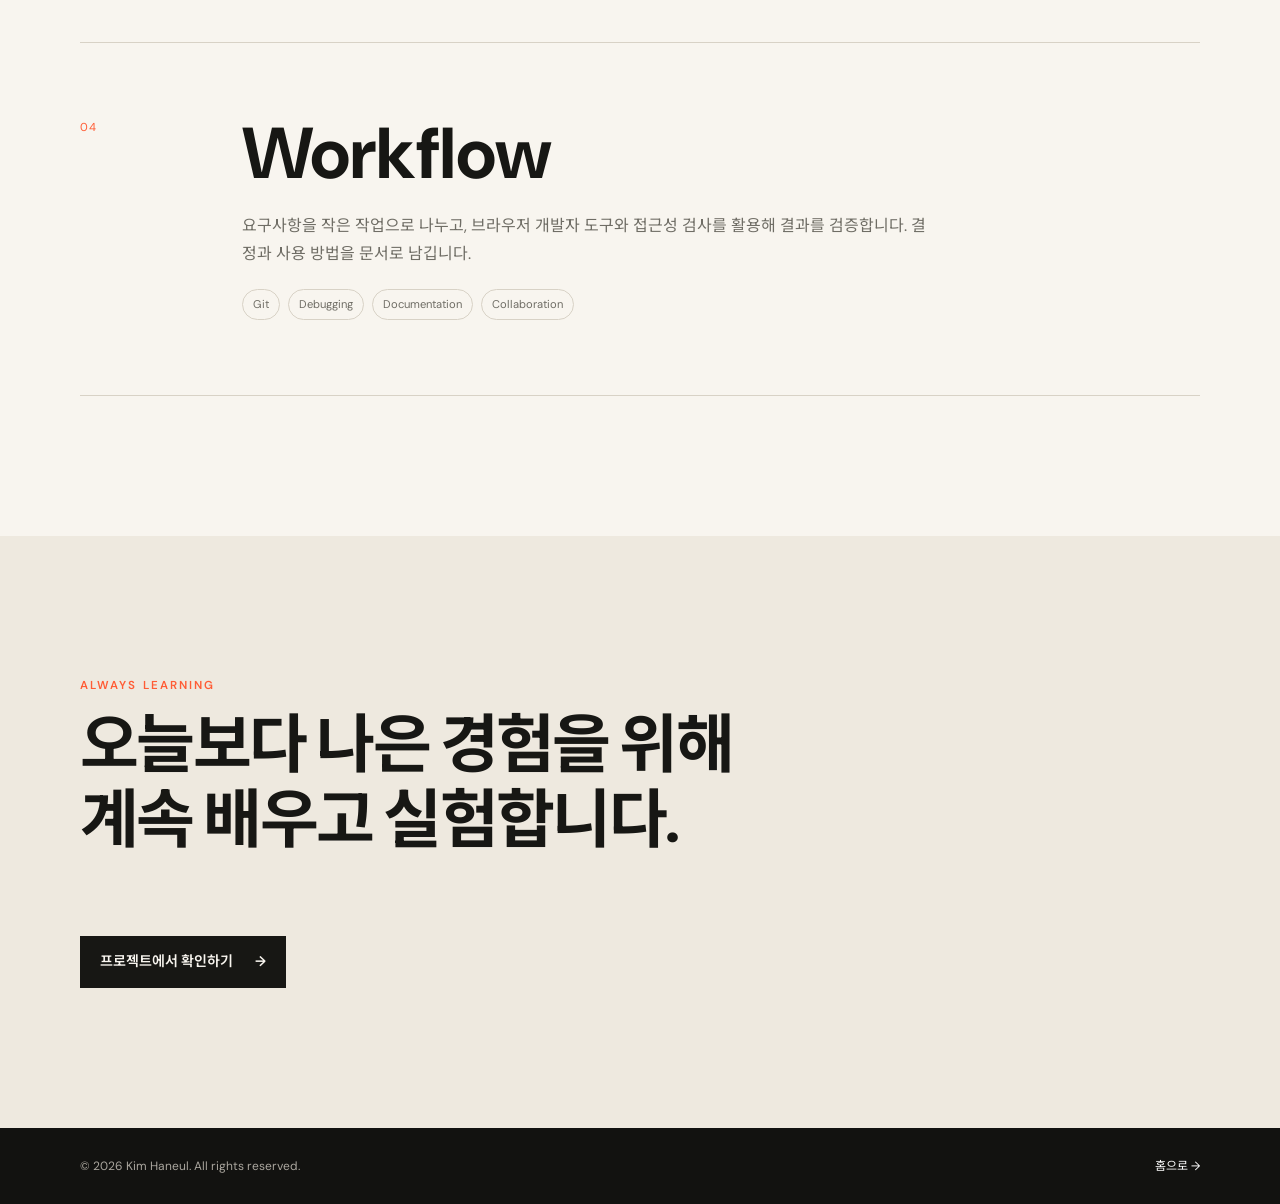
<file: frontend/skills.html>
<!doctype html>
<html lang="ko">
  <head>
    <meta charset="UTF-8"><meta name="viewport" content="width=device-width, initial-scale=1.0">
    <meta name="description" content="프론트엔드 개발자 김하늘의 기술과 경험입니다."><meta name="theme-color" content="#f8f5ef">
    <title>기술 | 김하늘</title><link rel="stylesheet" href="css/style.css"><script src="js/main.js" defer></script>
  </head>
  <body>
    <a class="skip-link" href="#main-content">본문 바로가기</a>
    <header class="site-header"><div class="container header-inner">
      <a class="logo" href="index.html" aria-label="김하늘 포트폴리오 홈">HANEUL<span>.</span></a>
      <nav class="main-nav" aria-label="주요 메뉴"><button class="menu-toggle" type="button" aria-expanded="false" aria-controls="nav-list"><span class="sr-only">메뉴 열기</span><span></span><span></span><span></span></button>
        <ul class="nav-list" id="nav-list"><li><a href="index.html">홈</a></li><li><a href="about.html">소개</a></li><li><a href="skills.html" aria-current="page">기술</a></li><li><a href="projects.html">프로젝트</a></li></ul>
      </nav><button class="theme-toggle" type="button" aria-label="다크 모드로 전환" title="테마 전환"><span class="theme-icon" aria-hidden="true">☾</span></button>
    </div></header>
    <main id="main-content">
      <section class="page-hero"><div class="container page-hero-grid"><div class="reveal"><p class="eyebrow">Skills & experience</p><h1>기본에 충실한<br><em>기술을 쌓습니다.</em></h1></div><p class="page-intro reveal">도구 자체보다 해결할 문제에 집중하고, 유지하기 좋은 결과물을 만듭니다.</p></div></section>
      <section class="section skill-detail-section"><div class="container">
        <article class="skill-detail reveal"><p class="skill-number">01</p><div><h2>HTML</h2><p>콘텐츠의 의미와 흐름을 먼저 생각합니다. 시맨틱 요소, 올바른 제목 구조, 폼 레이블을 사용해 사람과 검색 엔진 모두 이해하기 좋은 문서를 만듭니다.</p><ul class="tag-list"><li>Semantic HTML</li><li>Web Accessibility</li><li>SEO</li></ul></div></article>
        <article class="skill-detail reveal"><p class="skill-number">02</p><div><h2>CSS</h2><p>작은 화면부터 시작하는 반응형 레이아웃을 설계합니다. 디자인 토큰과 재사용 가능한 컴포넌트 스타일로 일관성과 유지보수성을 높입니다.</p><ul class="tag-list"><li>Responsive</li><li>Grid & Flexbox</li><li>Design Tokens</li><li>Animation</li></ul></div></article>
        <article class="skill-detail reveal"><p class="skill-number">03</p><div><h2>JavaScript</h2><p>브라우저의 기본 기능을 활용해 가볍고 직관적인 상호작용을 구현합니다. 상태와 이벤트의 흐름이 드러나는 읽기 쉬운 코드를 지향합니다.</p><ul class="tag-list"><li>ES6+</li><li>DOM</li><li>Web API</li><li>Local Storage</li></ul></div></article>
        <article class="skill-detail reveal"><p class="skill-number">04</p><div><h2>Workflow</h2><p>요구사항을 작은 작업으로 나누고, 브라우저 개발자 도구와 접근성 검사를 활용해 결과를 검증합니다. 결정과 사용 방법을 문서로 남깁니다.</p><ul class="tag-list"><li>Git</li><li>Debugging</li><li>Documentation</li><li>Collaboration</li></ul></div></article>
      </div></section>
      <section class="section learning-banner"><div class="container reveal"><p class="section-number">Always learning</p><h2>오늘보다 나은 경험을 위해<br>계속 배우고 실험합니다.</h2><a class="button button-primary" href="projects.html">프로젝트에서 확인하기 <span aria-hidden="true">→</span></a></div></section>
    </main>
    <footer class="site-footer"><div class="container"><p>© <span id="current-year"></span> Kim Haneul. All rights reserved.</p><a href="index.html">홈으로 <span aria-hidden="true">→</span></a></div></footer>
  </body>
</html>
</file>
<file: css/style.css>
:root{--primary:#ff5c35;--primary-dark:#e74620;--ink:#171714;--muted:#6f6d65;--bg:#f8f5ef;--surface:#eee9df;--line:#d8d2c6;--card:#fff;--content:1120px;--radius:4px;--shadow:0 22px 60px rgba(31,28,22,.09)}
[data-theme="dark"]{--ink:#f4f1e9;--muted:#aaa69c;--bg:#161614;--surface:#22221f;--line:#3a3934;--card:#20201d;--shadow:0 22px 60px rgba(0,0,0,.25)}
*{box-sizing:border-box}html{scroll-behavior:smooth;scroll-padding-top:78px}body{margin:0;background:var(--bg);color:var(--ink);font-family:"DM Sans","Noto Sans KR",sans-serif;line-height:1.7;transition:background .25s,color .25s}a{color:inherit;text-decoration:none}button{font:inherit}ul{list-style:none;padding:0;margin:0}.container{width:min(calc(100% - 40px),var(--content));margin-inline:auto}.section{padding:100px 0}.sr-only{position:absolute;width:1px;height:1px;padding:0;margin:-1px;overflow:hidden;clip:rect(0,0,0,0);white-space:nowrap;border:0}.skip-link{position:fixed;left:16px;top:-60px;background:var(--ink);color:var(--bg);padding:10px 16px;z-index:100}.skip-link:focus{top:10px}:focus-visible{outline:3px solid var(--primary);outline-offset:4px}
.site-header{position:sticky;top:0;z-index:50;background:color-mix(in srgb,var(--bg) 88%,transparent);backdrop-filter:blur(16px);border-bottom:1px solid transparent}.site-header.scrolled{border-color:var(--line)}.header-inner{min-height:76px;display:flex;flex-wrap:wrap;align-items:center}.logo{font-size:1rem;font-weight:700;letter-spacing:.12em}.logo span{color:var(--primary)}.main-nav{display:contents}.nav-list{display:none;order:3;flex-basis:100%;background:var(--bg);padding:18px 0 28px;border-top:1px solid var(--line)}.nav-list.open{display:flex;flex-direction:column;gap:4px}.nav-list a{display:block;padding:10px 2px;font-size:1.1rem;font-weight:600}.nav-list a[aria-current="page"]{color:var(--primary)}.menu-toggle,.theme-toggle{border:0;background:none;color:var(--ink);cursor:pointer}.menu-toggle{order:1;margin-left:auto;width:40px;height:40px;display:grid;align-content:center;gap:5px}.menu-toggle span:not(.sr-only){width:22px;height:2px;background:currentColor;transition:.2s}.menu-toggle[aria-expanded="true"] span:nth-child(2){transform:translateY(7px) rotate(45deg)}.menu-toggle[aria-expanded="true"] span:nth-child(3){opacity:0}.menu-toggle[aria-expanded="true"] span:nth-child(4){transform:translateY(-7px) rotate(-45deg)}.theme-toggle{order:2;width:40px;height:40px;margin-left:8px;border:1px solid var(--line);border-radius:50%;font-size:1.15rem}
.hero{min-height:100svh;display:grid;align-items:center;padding-top:130px;position:relative;overflow:hidden}.hero-grid{display:grid;gap:70px;align-items:center}.eyebrow,.section-number,.project-meta{font-size:.72rem;letter-spacing:.18em;text-transform:uppercase;font-weight:600;color:var(--primary)}h1,h2,h3,p{margin-top:0}h1{font-size:clamp(2.9rem,12vw,6.8rem);line-height:.96;letter-spacing:-.065em;margin:22px 0 30px;font-weight:600}h1 em,.contact h2 em{font-family:"Playfair Display",serif;font-weight:600;color:var(--primary)}.hero-description{max-width:590px;font-size:1.05rem;color:var(--muted)}.hero-actions{display:flex;align-items:center;gap:28px;margin-top:34px;flex-wrap:wrap}.button{display:inline-flex;gap:22px;align-items:center;justify-content:center;padding:14px 20px;font-size:.88rem;font-weight:600}.button-primary{background:var(--ink);color:var(--bg)}.button-primary:hover{background:var(--primary)}.text-link{border-bottom:1px solid var(--ink);font-weight:600}.portrait-wrap{position:relative;width:min(78vw,390px);justify-self:center}.portrait-card{aspect-ratio:4/5;background:linear-gradient(145deg,#ff8468,var(--primary));display:grid;place-items:center;position:relative;box-shadow:var(--shadow);transform:rotate(3deg)}.portrait-initials{font-family:"Playfair Display",serif;font-style:italic;font-size:clamp(5rem,25vw,9rem);color:#fff3e9}.portrait-label{position:absolute;left:-24px;bottom:25px;background:var(--ink);color:var(--bg);padding:12px 18px;font-size:.68rem;letter-spacing:.08em;text-transform:uppercase}.orbit{position:absolute;border:1px solid var(--line);border-radius:50%;z-index:-1}.orbit-one{width:150px;height:150px;right:-55px;top:-35px}.orbit-two{width:55px;height:55px;left:-35px;top:30%;background:var(--surface)}.scroll-cue{display:none}
.about{background:var(--ink);color:var(--bg)}[data-theme="dark"] .about{background:#eee9df;color:#171714}.two-column{display:grid;gap:45px}.section-number{margin-bottom:14px}.section-heading h2{font-size:clamp(2.1rem,7vw,4rem);line-height:1.12;letter-spacing:-.045em;margin-bottom:0}.section-heading>p:last-child{color:var(--muted);max-width:390px;margin-top:18px}.about-content .lead{font-size:clamp(1.35rem,4vw,2rem);line-height:1.45;letter-spacing:-.025em}.about-content>p:not(.lead){color:#aaa69e;max-width:680px}.facts{margin:40px 0 0;border-top:1px solid #4a4944}.facts div{display:grid;gap:4px;padding:18px 0;border-bottom:1px solid #4a4944}.facts dt{font-size:.74rem;color:#aaa69e;text-transform:uppercase;letter-spacing:.1em}.facts dd{margin:0}
.skills .section-heading{margin-bottom:45px}.skill-grid{display:grid;gap:16px}.skill-card{background:var(--card);padding:30px;border:1px solid var(--line);transition:transform .2s,box-shadow .2s}.skill-card:hover{transform:translateY(-5px);box-shadow:var(--shadow)}.skill-index{display:block;color:var(--primary);font-size:.72rem;margin-bottom:60px}.skill-card h3{font-size:1.55rem;margin-bottom:12px}.skill-card p{color:var(--muted)}.tag-list{display:flex;gap:8px;flex-wrap:wrap;margin-top:22px}.tag-list li{border:1px solid var(--line);padding:5px 10px;border-radius:30px;font-size:.7rem;color:var(--muted)}
.projects{background:var(--surface)}.heading-row{margin-bottom:55px}.project-list{display:grid;gap:75px}.project-card{display:grid;gap:30px;align-items:center}.project-visual{aspect-ratio:4/3;display:grid;place-items:center;overflow:hidden}.visual-one{background:#151515;color:#f7f0e5;position:relative}.visual-one span{font-size:clamp(2.8rem,12vw,6rem);font-weight:600;line-height:.78;letter-spacing:-.08em;z-index:1}.visual-one i{position:absolute;width:38%;aspect-ratio:1;border-radius:50%;background:var(--primary);right:10%;bottom:-8%}.visual-two{background:#a8d8f0;color:#153144;display:flex;flex-direction:column}.weather-icon{font-size:4rem;color:#ffed8a}.visual-two b{font-size:5rem;line-height:1}.visual-two small{letter-spacing:.25em}.project-copy h3{font-size:2rem;margin:8px 0 16px}.project-copy>p:not(.project-meta):not(.project-status){color:var(--muted)}.project-status{font-size:.75rem;color:var(--muted);margin:22px 0 0;font-style:italic}
.contact{background:var(--primary);color:#fff;padding:110px 0}.contact .section-number{color:#33130b}.contact h2{font-size:clamp(2.4rem,9vw,6.2rem);line-height:1.02;letter-spacing:-.055em;margin:20px 0 28px}.contact h2 em{color:#fff7ed}.contact-inner>p:not(.section-number){color:#ffe0d7}.button-light{margin-top:25px;background:#fff;color:#191916}.social-links{display:flex;gap:26px;margin-top:65px;font-size:.85rem}.social-links a{border-bottom:1px solid rgba(255,255,255,.65)}.site-footer{background:#121210;color:#aaa69e;padding:28px 0;font-size:.75rem}.site-footer .container{display:flex;justify-content:space-between;gap:20px}.site-footer p{margin:0}.site-footer a{color:#fff}
.reveal{opacity:0;transform:translateY(22px);transition:opacity .65s ease,transform .65s ease}.reveal.visible{opacity:1;transform:none}
@media(min-width:768px){.container{width:min(calc(100% - 80px),var(--content))}.section{padding:140px 0}.site-header{position:fixed;inset:0 0 auto}.header-inner{height:76px;min-height:0;flex-wrap:nowrap}.main-nav{display:block;margin-left:auto}.menu-toggle{display:none}.nav-list{display:flex;position:static;background:transparent;padding:0;border:0;gap:28px}.nav-list a{padding:0;font-size:.79rem;font-weight:500}.theme-toggle{margin-left:28px}.hero-grid{grid-template-columns:1.35fr .65fr;gap:40px}.portrait-wrap{width:min(31vw,370px)}.two-column{grid-template-columns:.75fr 1.25fr;gap:80px}.facts div{grid-template-columns:130px 1fr;align-items:center}.skill-grid{grid-template-columns:repeat(3,1fr)}.heading-row{display:flex;align-items:end;justify-content:space-between}.heading-row>p:last-child{text-align:right}.project-card{grid-template-columns:1.25fr .75fr;gap:65px}.project-reverse .project-visual{order:2}.project-copy h3{font-size:2.7rem}.contact{text-align:center}.contact-inner>p{margin-inline:auto}.button-light{padding:17px 26px}.social-links{justify-content:center}}
@media(min-width:1024px){.hero{padding-bottom:80px}.scroll-cue{display:flex;position:absolute;bottom:35px;left:50%;align-items:center;gap:15px;font-size:.6rem;letter-spacing:.18em;color:var(--muted)}.scroll-cue i{width:45px;height:1px;background:var(--line)}.skill-card{padding:38px}.project-card{gap:95px}}
@media(prefers-reduced-motion:reduce){html{scroll-behavior:auto}*,*::before,*::after{animation-duration:.01ms!important;transition-duration:.01ms!important}.reveal{opacity:1;transform:none}}

/* Profile image */
.portrait-card{background:var(--surface);display:block;overflow:visible}
.portrait-card img{display:block;width:100%;height:100%;object-fit:cover;object-position:center;border:8px solid var(--card)}

/* Standalone pages */
.page-hero{padding:135px 0 90px;border-bottom:1px solid var(--line)}
.page-hero-grid{display:grid;gap:35px;align-items:end}
.page-hero h1{font-size:clamp(2.8rem,11vw,6.4rem);margin-bottom:0}
.page-intro{max-width:440px;color:var(--muted);font-size:1.05rem;margin:0}
.story-grid{display:grid;gap:55px;align-items:center}
.profile-photo{margin:0;position:relative}
.profile-photo::before{content:"";position:absolute;inset:18px -18px -18px 18px;border:1px solid var(--primary);z-index:-1}
.profile-photo img{display:block;width:100%;aspect-ratio:1;object-fit:cover}
.story-copy h2,.learning-banner h2{font-size:clamp(2rem,7vw,4rem);line-height:1.16;letter-spacing:-.04em}
.story-copy>p:not(.section-number){color:var(--muted)}
.story-copy .lead{color:var(--ink)!important;font-size:1.25rem}
.light-facts{border-color:var(--line)}
.light-facts div{border-color:var(--line)}
.light-facts dt{color:var(--muted)}
.values-section{background:var(--surface)}
.value-grid{display:grid;margin-top:45px;border-top:1px solid var(--line)}
.value-item{padding:30px 0;border-bottom:1px solid var(--line)}
.value-item span,.skill-number{font-size:.72rem;color:var(--primary);letter-spacing:.12em}
.value-item h3{font-size:1.45rem;margin:25px 0 10px}
.value-item p{color:var(--muted);margin:0}
.skill-detail-section{padding-top:30px}
.skill-detail{display:grid;gap:25px;padding:55px 0;border-bottom:1px solid var(--line)}
.skill-detail h2{font-size:clamp(2rem,8vw,4.5rem);line-height:1;margin-bottom:22px}
.skill-detail div>p{max-width:690px;color:var(--muted)}
.learning-banner{background:var(--surface)}
.learning-banner .button{margin-top:25px}
.project-detail-section{padding-top:70px}
.project-detail-list{display:grid;gap:110px}
.project-detail{display:grid;gap:38px;align-items:center}
.project-detail-copy h2{font-size:clamp(2.2rem,8vw,4rem);line-height:1;margin:10px 0 28px}
.project-detail-copy .lead{font-size:1.25rem;color:var(--ink)}
.project-detail-copy>p:not(.project-meta):not(.lead):not(.project-status){color:var(--muted)}
.project-info{margin:28px 0;border-top:1px solid var(--line)}
.project-info div{display:grid;grid-template-columns:95px 1fr;padding:13px 0;border-bottom:1px solid var(--line)}
.project-info dt{font-size:.72rem;color:var(--muted)}
.project-info dd{margin:0;font-size:.85rem}
@media(min-width:768px){.page-hero{padding:190px 0 120px}.page-hero-grid{grid-template-columns:1.35fr .65fr}.story-grid{grid-template-columns:.8fr 1.2fr;gap:90px}.value-grid{grid-template-columns:repeat(3,1fr)}.value-item{padding:40px 32px;border-right:1px solid var(--line)}.value-item:first-child{padding-left:0}.value-item:last-child{border-right:0}.skill-detail{grid-template-columns:.25fr 1.75fr;padding:75px 0}.project-detail{grid-template-columns:1.1fr .9fr;gap:80px}.project-detail-reverse .project-visual{order:2}}

/* HANEUL.LOG blog */
:root{--blog-orange:#ff6038;--blog-yellow:#e9ff6a;--blog-blue:#b9d8ff;--blog-max:1180px}
body{font-family:"DM Sans","Noto Sans KR",sans-serif}.container{width:min(calc(100% - 40px),var(--blog-max))}
button,input,textarea,select{font:inherit;color:inherit}.site-header{position:sticky;background:color-mix(in srgb,var(--bg) 94%,transparent);border-bottom:1px solid var(--line)}.header-inner{min-height:72px;flex-wrap:nowrap}.logo{white-space:nowrap;letter-spacing:-.02em;font-size:1rem}.logo span{color:var(--blog-orange)}.main-nav{display:block;margin-left:auto}.nav-list{position:absolute;top:72px;left:0;width:100%;padding:18px 20px;background:var(--bg);border-bottom:1px solid var(--line)}.nav-list a{font-size:.9rem}.menu-toggle{display:grid}.menu-toggle i{display:block;width:21px;height:2px;background:currentColor}.header-actions{display:flex;align-items:center;gap:10px;margin-left:12px}.theme-toggle{display:grid;place-items:center;width:38px;height:38px;border:1px solid var(--line);border-radius:50%;background:none;cursor:pointer}.login-link{padding:9px 14px;border:1px solid var(--ink);font-size:.8rem;font-weight:600}.eyebrow,.section-label{font-size:.7rem;line-height:1.3;letter-spacing:.18em;text-transform:uppercase;color:var(--blog-orange);font-weight:700}.section{padding:105px 0}.section-sm{padding:70px 0}
[hidden]{display:none!important}.header-actions .login-link,.header-actions .signup-link,.header-actions .logout-button,.header-actions .account-profile-link{padding:9px 14px;border:1px solid var(--ink);background:transparent;color:var(--ink);font-size:.8rem;font-weight:600;line-height:1.7;white-space:nowrap;cursor:pointer}.header-actions .signup-link,.header-actions .account-profile-link{background:var(--ink);color:var(--bg)}
@media(max-width:600px){.header-inner{flex-wrap:wrap}.header-actions{width:100%;justify-content:flex-end;margin:0;padding-bottom:10px}.nav-list{top:100%}}
.hero-copy>p:not(.eyebrow){max-width:590px;color:var(--muted);font-size:1.05rem}.write-cta{display:inline-block;margin-top:24px;padding:12px 18px;background:var(--ink);color:var(--bg);font-size:.85rem;font-weight:700}.write-cta:hover{background:var(--blog-orange);color:#fff}
.saved-post .article-layout{display:block;max-width:900px}.saved-body img{display:block;max-width:100%;height:auto;margin:24px 0}.saved-body a{color:var(--blog-orange);text-decoration:underline}.saved-body p{white-space:pre-wrap}.saved-post-missing{padding:100px 0;min-height:50vh}.saved-post-missing a{font-weight:700;text-decoration:underline}.article-tags span{padding:7px 12px;background:var(--surface);border-radius:30px;font-size:.75rem}
.my-posts-heading{display:flex;align-items:end;justify-content:space-between;gap:20px;flex-wrap:wrap;margin-bottom:42px}.my-posts-heading h2{font-size:clamp(2.3rem,7vw,4.6rem);line-height:1.05;letter-spacing:-.055em;margin:12px 0}.my-posts-heading p:last-child{color:var(--muted);font-size:.88rem}.my-posts-heading .write-cta{margin:0}.my-post-item{display:grid;gap:18px;padding:26px 0;border-top:1px solid var(--line)}.my-post-item:last-child{border-bottom:1px solid var(--line)}.my-post-item h3{font-size:1.4rem;line-height:1.3;margin:10px 0}.my-post-item>div:first-child>p:last-child{color:var(--muted);font-size:.88rem;margin:0}.my-post-actions{display:flex;align-items:center;gap:8px;flex-wrap:wrap}.my-post-actions a,.my-post-actions button{padding:8px 12px;border:1px solid var(--line);background:transparent;color:var(--ink);font-size:.78rem;cursor:pointer}.my-post-actions .delete-post{color:#b33e2c;border-color:#b33e2c}.my-post-empty{padding:35px 0;border-top:1px solid var(--line);color:var(--muted)}.my-post-status{min-height:1.4em;font-size:.8rem;color:var(--blog-orange)}@media(min-width:768px){.my-post-item{grid-template-columns:minmax(0,1fr) auto;align-items:center}}
.profile-links{flex-wrap:wrap}
.profile-hero{padding:90px 0 70px}.profile-hero .profile-copy h1{margin:22px 0 16px}.profile-hero .profile-copy .lead{margin:0;color:var(--muted)}.editor-profile{font-size:.75rem;font-weight:700;white-space:nowrap}
.blog-hero{padding:100px 0 70px;border-bottom:1px solid var(--line)}.hero-layout{display:grid;gap:55px}.hero-copy h1,.profile-copy h1{font-size:clamp(3rem,10vw,7rem);margin:22px 0 30px;line-height:.96;letter-spacing:-.065em}.hero-copy h1 em,.profile-copy h1 em,.article-heading h1 em,.auth-intro h1 em{font-family:"Playfair Display",serif;color:var(--blog-orange)}.hero-copy>p:last-child{max-width:590px;color:var(--muted);font-size:1.05rem}.hero-note{align-self:end;border-top:1px solid var(--line);padding-top:24px}.hero-note b{color:var(--blog-orange)}.hero-note p{font-size:1.1rem;margin:28px 0}.hero-note a,.arrow-link{font-size:.82rem;font-weight:700;border-bottom:1px solid}
.section-top{display:flex;justify-content:space-between;border-bottom:1px solid var(--line);margin-bottom:32px}.section-top p:last-child{font-size:.8rem;color:var(--muted)}.featured-card{display:grid;background:var(--card);border:1px solid var(--line)}.featured-visual,.article-cover{position:relative;overflow:hidden;min-height:350px;background:#191917;color:#f8f5ef;display:flex;flex-direction:column;justify-content:center;padding:9%;font-size:clamp(3.5rem,12vw,8rem);font-weight:700;line-height:.72;letter-spacing:-.09em}.featured-visual b,.article-cover b{text-align:right;z-index:1}.featured-visual span,.article-cover span{z-index:1}.featured-visual i,.article-cover i{position:absolute;width:36%;aspect-ratio:1;border-radius:50%;background:var(--blog-orange);right:18%;top:23%}.featured-copy{padding:32px}.post-meta{display:flex;align-items:center;gap:12px;color:var(--muted);font-size:.66rem;letter-spacing:.09em}.post-meta span:first-child{color:var(--blog-orange);font-weight:700}.featured-copy h2{font-size:clamp(2rem,6vw,3.6rem);line-height:1.06;letter-spacing:-.05em;margin:30px 0 22px}.featured-copy>p{color:var(--muted);max-width:480px}.featured-copy .arrow-link{display:inline-block;margin-top:20px}
.posts-heading{display:flex;flex-direction:column;gap:24px;margin-bottom:35px}.posts-heading h2,.profile-about h2,.values h2{font-size:clamp(2.3rem,7vw,4.6rem);line-height:1.05;letter-spacing:-.055em;margin:12px 0 0}.search-box{display:flex;align-items:center;gap:8px;border-bottom:1px solid var(--ink);padding:7px 0}.search-box input{width:170px;border:0;outline:0;background:transparent}.category-filter{display:flex;gap:9px;overflow:auto;margin-bottom:42px;padding-bottom:4px}.category-filter button{white-space:nowrap;border:1px solid var(--line);border-radius:50px;padding:8px 14px;background:transparent;cursor:pointer;font-size:.78rem}.category-filter button.active{background:var(--ink);color:var(--bg);border-color:var(--ink)}.category-filter span{opacity:.55}.post-grid{display:grid;gap:55px}.post-card[hidden]{display:none}.post-thumb{aspect-ratio:4/3;display:flex;flex-direction:column;justify-content:space-between;padding:23px;margin-bottom:22px;overflow:hidden;transition:transform .25s}.post-thumb:hover{transform:translateY(-5px)}.post-thumb small{font-size:.7rem}.post-thumb b{font-size:clamp(2.2rem,10vw,4.4rem);line-height:.78;letter-spacing:-.08em}.coral{background:#ff8468;color:#34150e}.blue{background:#b8d7ff;color:#13283f}.dark{background:#242421;color:#f4f1e9}.sand{background:#e6d0ad;color:#3b2b1d}.mint{background:#bfe7cc;color:#173523}.lilac{background:#d8c7ef;color:#30213f}.post-card .post-meta{justify-content:space-between}.post-card h3{font-size:1.25rem;line-height:1.35;margin:14px 0 10px}.post-card>p{font-size:.9rem;color:var(--muted)}.empty-state{text-align:center;padding:60px;color:var(--muted)}
.newsletter{background:var(--blog-orange);color:#fff;padding:90px 0}.newsletter .section-label{color:#43180e}.newsletter-inner{display:grid;gap:40px}.newsletter h2{font-size:clamp(2.4rem,8vw,5rem);line-height:1.02;letter-spacing:-.055em;margin:15px 0}.newsletter-form{align-self:end}.newsletter-form label{font-size:.75rem}.newsletter-form>div{display:flex;border-bottom:1px solid rgba(255,255,255,.7)}.newsletter-form input{min-width:0;flex:1;border:0;background:transparent;padding:16px 0;outline:0}.newsletter-form input::placeholder{color:#ffd6cc}.newsletter-form button{border:0;background:transparent;font-weight:700;cursor:pointer}.form-message{min-height:1.4em;font-size:.75rem;margin:8px 0 0}.site-footer{padding:38px 0}.footer-inner{display:flex;flex-direction:column;gap:18px}.footer-inner>p{color:var(--muted)}.footer-inner>div{display:flex;gap:20px;flex-wrap:wrap}
/* Detail */
.article-hero{padding:80px 20px 55px}.article-heading{max-width:900px;margin:auto}.back-link{display:inline-block;font-size:.8rem;margin-bottom:45px}.article-heading h1{font-size:clamp(3rem,9vw,6.7rem);line-height:.98;letter-spacing:-.065em;margin:28px 0}.article-heading>p{max-width:680px;color:var(--muted);font-size:1.1rem}.author-inline{display:flex;align-items:center;gap:12px;margin-top:36px}.author-inline img{width:46px;height:46px;object-fit:cover;border-radius:50%}.author-inline span{display:grid;font-size:.8rem}.author-inline small{color:var(--muted)}.share-button{margin-left:auto;border:1px solid var(--line);background:transparent;padding:8px 13px;cursor:pointer}.article-cover{max-width:1180px;min-height:440px;margin:auto}.article-layout{display:grid;padding-top:80px;padding-bottom:100px}.toc{display:none}.article-body{max-width:720px}.article-body p,.article-body li{font-size:1.05rem;color:var(--muted)}.article-body .lead{font-size:1.35rem;color:var(--ink);line-height:1.75}.article-body h2{font-size:2rem;letter-spacing:-.04em;margin:75px 0 18px;scroll-margin-top:100px}.article-body blockquote{margin:45px 0;padding:25px 0 25px 28px;border-left:3px solid var(--blog-orange);font-size:1.3rem}.article-body li{margin:8px 0}.article-body pre{overflow:auto;background:#1d1e1c;color:#e9ffb0;padding:24px;margin:35px 0}.article-tags{display:flex;gap:8px;margin-top:60px}.article-tags a{padding:7px 12px;background:var(--surface);border-radius:30px;font-size:.75rem}.author-card{max-width:920px;margin:0 auto 90px;padding:35px;background:var(--surface);display:flex;gap:25px;align-items:center}.author-card img{width:100px;height:100px;border-radius:50%;object-fit:cover}.author-card p{font-size:.65rem;color:var(--blog-orange);text-transform:uppercase}.author-card h2{margin:0}.author-card span{display:block;color:var(--muted);margin:8px 0}.author-card a{font-size:.78rem;font-weight:700}.post-navigation{display:grid;border-top:1px solid var(--line);border-bottom:1px solid var(--line)}.post-navigation a{padding:30px;display:grid;gap:8px}.post-navigation a+ a{border-top:1px solid var(--line);text-align:right}.post-navigation small{color:var(--muted)}
/* Profile */
.profile-hero{padding:90px 0 110px}.profile-grid{display:grid;gap:70px;align-items:center}.profile-copy .lead{font-size:1.3rem;color:var(--ink)}.profile-copy>p:not(.eyebrow):not(.lead){color:var(--muted);max-width:580px}.profile-links{display:flex;align-items:center;gap:25px;margin-top:35px}.button.primary{background:var(--ink);color:var(--bg)}.profile-portrait{max-width:430px;margin:auto;position:relative}.profile-portrait>div{background:var(--blog-orange);transform:rotate(2deg);overflow:hidden}.profile-portrait img{width:100%;display:block;aspect-ratio:4/5;object-fit:cover}.profile-portrait figcaption{position:absolute;right:-10px;bottom:24px;padding:10px 14px;background:var(--ink);color:var(--bg);font-size:.65rem;text-transform:uppercase}.profile-about{background:var(--ink);color:var(--bg)}.profile-about .split{display:grid;gap:50px}.profile-about p:not(.section-label){color:#aaa69e}.profile-about .lead{font-size:1.35rem;color:var(--bg)!important}.profile-about .facts{margin-top:40px}.facts div{display:grid;padding:16px 0;border-bottom:1px solid #494943}.facts dt{font-size:.7rem;color:#999}.facts dd{margin:0}.values{background:var(--surface)}.value-grid{display:grid;margin-top:55px;border-top:1px solid var(--line)}.value-grid article{padding:30px 0;border-bottom:1px solid var(--line)}.value-grid article>span{font-size:.7rem;color:var(--blog-orange)}.value-grid h3{font-size:1.5rem;margin:35px 0 10px}.value-grid p{color:var(--muted)}
/* Auth */
.auth-page{min-height:100vh}.auth-header{height:72px;display:flex;align-items:center;justify-content:space-between;padding:0 24px;position:absolute;inset:0 0 auto;z-index:2}.auth-header>a:last-child{font-size:.75rem}.auth-main{min-height:100vh;display:grid}.auth-intro{background:#1c1c1a;color:#f7f3ea;padding:125px 30px 70px;display:flex;flex-direction:column;justify-content:center}.auth-intro h1{font-size:clamp(3rem,8vw,6rem);line-height:.98;letter-spacing:-.065em;margin:20px 0 30px}.auth-intro>p:last-of-type{color:#aaa69e;max-width:460px}.auth-intro blockquote{margin:auto 0 0;padding-top:70px;color:#aaa69e;font-family:"Playfair Display",serif;font-size:1.3rem}.signup-intro ol{padding:25px 0 0;list-style:none}.signup-intro li{padding:14px 0;border-bottom:1px solid #3b3b37}.signup-intro li span{color:var(--blog-orange);font-size:.7rem;margin-right:20px}.auth-panel{display:grid;place-items:center;padding:100px 25px 60px}.auth-box{width:min(100%,430px)}.auth-box h2{font-size:2.5rem;margin:12px 0 5px}.auth-box>p:not(.section-label){color:var(--muted)}.form-stack{display:grid;gap:20px;margin-top:35px}.form-stack>label:not(.check),.publish-panel>label{display:grid;gap:8px;font-size:.76rem;font-weight:600}.form-stack input,.publish-panel input,.publish-panel select{width:100%;border:1px solid var(--line);background:var(--card);padding:14px;outline:0}.form-stack input:focus,.publish-panel input:focus{border-color:var(--blog-orange)}.password-field{display:flex;position:relative}.password-field input{padding-right:60px}.password-toggle{position:absolute;right:8px;top:7px;padding:7px;border:0;background:transparent;cursor:pointer;font-size:.72rem}.form-stack small{color:var(--muted);font-weight:400}.form-options{display:flex;justify-content:space-between;font-size:.72rem}.check{display:flex;align-items:flex-start;gap:8px;font-size:.75rem}.check input{width:auto;margin-top:3px}.terms a,.form-options a,.auth-switch a{color:var(--blog-orange);text-decoration:underline}.submit-button,.publish-button{border:0;background:var(--ink);color:var(--bg);padding:14px 18px;font-weight:700;cursor:pointer}.submit-button{display:flex;justify-content:space-between}.divider{display:flex;align-items:center;gap:15px;color:var(--muted);font-size:.7rem;margin:25px 0}.divider:before,.divider:after{content:"";height:1px;background:var(--line);flex:1}.social-button{width:100%;background:transparent;border:1px solid var(--line);padding:13px;cursor:pointer}.auth-switch{text-align:center;font-size:.8rem;margin-top:25px}
/* Editor */
.write-page{height:100vh;overflow:hidden}.editor-header{height:68px;border-bottom:1px solid var(--line);display:flex;align-items:center;padding:0 20px;gap:18px}.draft-status{color:var(--muted);font-size:.75rem}.editor-header>div{margin-left:auto;display:flex;align-items:center;gap:8px}.text-button{border:0;background:transparent;cursor:pointer;font-size:.75rem}.publish-button{padding:9px 13px;background:var(--blog-orange);color:white}.editor-profile img{width:34px;height:34px;border-radius:50%;object-fit:cover}.editor-main{height:calc(100vh - 68px);display:grid}.editor-pane{max-width:850px;width:100%;margin:auto;padding:40px 24px;height:100%;display:flex;flex-direction:column}.editor-pane select{width:max-content;border:0;background:var(--surface);padding:7px;font-size:.7rem}.editor-title{width:100%;resize:none;border:0;background:transparent;font-size:clamp(2.3rem,6vw,4rem);line-height:1.1;font-weight:700;letter-spacing:-.05em;outline:0;margin:28px 0 15px}.editor-title::placeholder,.editor-content::placeholder{color:color-mix(in srgb,var(--muted) 45%,transparent)}.editor-meta{display:flex;gap:12px;color:var(--muted);font-size:.7rem}.editor-meta span:last-child{margin-left:auto}.editor-toolbar{display:flex;gap:3px;border-top:1px solid var(--line);border-bottom:1px solid var(--line);padding:9px 0;margin-top:25px}.editor-toolbar button{width:34px;height:32px;border:0;background:transparent;cursor:pointer}.editor-toolbar button:hover{background:var(--surface)}.editor-toolbar span{flex:1}.editor-content{flex:1;width:100%;min-height:250px;resize:none;border:0;background:transparent;outline:0;padding:28px 0;font-size:1rem;line-height:1.8}.tag-editor{display:flex;align-items:center;border-top:1px solid var(--line);padding-top:15px;color:var(--blog-orange)}.tag-editor input{flex:1;border:0;background:transparent;outline:0;padding:8px}.publish-panel{display:none;border-left:1px solid var(--line);padding:40px 28px;position:relative}.publish-panel.open{display:block;position:fixed;z-index:10;inset:68px 0 0 auto;width:min(100%,350px);background:var(--bg);box-shadow:-20px 0 50px rgba(0,0,0,.1)}.publish-panel h2{font-size:2rem;margin:10px 0 35px}.publish-panel label{margin-bottom:25px}.publish-panel>p{color:var(--muted);font-size:.78rem}.panel-close{position:absolute;right:20px;top:20px;border:0;background:none;font-size:1.5rem;cursor:pointer}.cover-upload{height:110px;border:1px dashed var(--line);background:var(--surface);cursor:pointer}.cover-upload span{display:block;font-size:1.5rem}.publish-final{width:100%;margin-top:15px}.editor-preview{max-width:780px;padding:60px 25px;margin:auto;overflow:auto;height:100%}.editor-preview h1{font-size:3rem;line-height:1.1}.preview-body{white-space:pre-wrap;line-height:1.8;color:var(--muted)}
@media(min-width:768px){.container{width:min(calc(100% - 80px),var(--blog-max))}.site-header{position:sticky}.menu-toggle{display:none}.nav-list{display:flex;position:static;width:auto;background:transparent;border:0;padding:0;gap:30px}.header-actions{margin-left:30px}.hero-layout{grid-template-columns:1fr 240px;min-height:440px;align-items:center}.featured-card{grid-template-columns:1.1fr .9fr}.posts-heading{flex-direction:row;justify-content:space-between;align-items:end}.post-grid{grid-template-columns:repeat(2,1fr);column-gap:28px;row-gap:70px}.newsletter-inner{grid-template-columns:1.2fr .8fr;align-items:center}.footer-inner{flex-direction:row;align-items:center}.footer-inner>p{margin:auto}.article-hero{padding:100px 40px 70px}.article-cover{min-height:580px}.article-layout{grid-template-columns:220px 1fr;gap:70px}.toc{display:flex;position:sticky;top:105px;height:max-content;flex-direction:column;gap:10px;font-size:.75rem;color:var(--muted)}.toc p{color:var(--ink);font-weight:700}.author-card{padding:45px 55px}.post-navigation{grid-template-columns:1fr 1fr}.post-navigation a{padding:40px 8vw}.post-navigation a+ a{border-top:0;border-left:1px solid var(--line)}.profile-grid{grid-template-columns:1.1fr .9fr}.profile-about .split{grid-template-columns:1fr 1fr;gap:100px}.facts div{grid-template-columns:120px 1fr}.value-grid{grid-template-columns:repeat(3,1fr)}.value-grid article{padding:40px 28px;border-right:1px solid var(--line)}.value-grid article:first-child{padding-left:0}.value-grid article:last-child{border-right:0}.auth-main{grid-template-columns:1fr 1fr}.auth-header{padding:0 40px}.auth-page .auth-header .logo{color:#f7f3ea}.auth-intro{padding:130px 8vw 70px}.auth-panel{padding-top:80px}.editor-header{padding:0 28px}.editor-pane{padding:50px}.publish-panel.open{position:relative;inset:auto;width:auto;box-shadow:none}.editor-main.panel-visible{grid-template-columns:1fr 350px}}
@media(min-width:1024px){.post-grid{grid-template-columns:repeat(3,1fr)}.featured-copy{padding:55px}.hero-note{border-left:1px solid var(--line);border-top:0;padding:20px 0 20px 35px}.profile-hero{padding:120px 0 140px}}
</file>
<file: frontend/css/style.css>
@import url('https://fonts.googleapis.com/css2?family=DM+Sans:wght@400;500;600&family=Noto+Sans+KR:wght@400;500;600;700&family=Playfair+Display:ital,wght@1,600&display=swap');

:root{--primary:#ff5c35;--primary-dark:#e74620;--ink:#171714;--muted:#6f6d65;--bg:#f8f5ef;--surface:#eee9df;--line:#d8d2c6;--card:#fff;--content:1120px;--radius:4px;--shadow:0 22px 60px rgba(31,28,22,.09)}
[data-theme="dark"]{--ink:#f4f1e9;--muted:#aaa69c;--bg:#161614;--surface:#22221f;--line:#3a3934;--card:#20201d;--shadow:0 22px 60px rgba(0,0,0,.25)}
*{box-sizing:border-box}html{scroll-behavior:smooth;scroll-padding-top:78px}body{margin:0;background:var(--bg);color:var(--ink);font-family:"DM Sans","Noto Sans KR",sans-serif;line-height:1.7;transition:background .25s,color .25s}a{color:inherit;text-decoration:none}button{font:inherit}ul{list-style:none;padding:0;margin:0}.container{width:min(calc(100% - 40px),var(--content));margin-inline:auto}.section{padding:100px 0}.sr-only{position:absolute;width:1px;height:1px;padding:0;margin:-1px;overflow:hidden;clip:rect(0,0,0,0);white-space:nowrap;border:0}.skip-link{position:fixed;left:16px;top:-60px;background:var(--ink);color:var(--bg);padding:10px 16px;z-index:100}.skip-link:focus{top:10px}:focus-visible{outline:3px solid var(--primary);outline-offset:4px}
.site-header{position:sticky;top:0;z-index:50;background:color-mix(in srgb,var(--bg) 88%,transparent);backdrop-filter:blur(16px);border-bottom:1px solid transparent}.site-header.scrolled{border-color:var(--line)}.header-inner{min-height:76px;display:flex;flex-wrap:wrap;align-items:center}.logo{font-size:1rem;font-weight:700;letter-spacing:.12em}.logo span{color:var(--primary)}.main-nav{display:contents}.nav-list{display:none;order:3;flex-basis:100%;background:var(--bg);padding:18px 0 28px;border-top:1px solid var(--line)}.nav-list.open{display:flex;flex-direction:column;gap:4px}.nav-list a{display:block;padding:10px 2px;font-size:1.1rem;font-weight:600}.nav-list a[aria-current="page"]{color:var(--primary)}.menu-toggle,.theme-toggle{border:0;background:none;color:var(--ink);cursor:pointer}.menu-toggle{order:1;margin-left:auto;width:40px;height:40px;display:grid;align-content:center;gap:5px}.menu-toggle span:not(.sr-only){width:22px;height:2px;background:currentColor;transition:.2s}.menu-toggle[aria-expanded="true"] span:nth-child(2){transform:translateY(7px) rotate(45deg)}.menu-toggle[aria-expanded="true"] span:nth-child(3){opacity:0}.menu-toggle[aria-expanded="true"] span:nth-child(4){transform:translateY(-7px) rotate(-45deg)}.theme-toggle{order:2;width:40px;height:40px;margin-left:8px;border:1px solid var(--line);border-radius:50%;font-size:1.15rem}
.hero{min-height:100svh;display:grid;align-items:center;padding-top:130px;position:relative;overflow:hidden}.hero-grid{display:grid;gap:70px;align-items:center}.eyebrow,.section-number,.project-meta{font-size:.72rem;letter-spacing:.18em;text-transform:uppercase;font-weight:600;color:var(--primary)}h1,h2,h3,p{margin-top:0}h1{font-size:clamp(2.9rem,12vw,6.8rem);line-height:.96;letter-spacing:-.065em;margin:22px 0 30px;font-weight:600}h1 em,.contact h2 em{font-family:"Playfair Display",serif;font-weight:600;color:var(--primary)}.hero-description{max-width:590px;font-size:1.05rem;color:var(--muted)}.hero-actions{display:flex;align-items:center;gap:28px;margin-top:34px;flex-wrap:wrap}.button{display:inline-flex;gap:22px;align-items:center;justify-content:center;padding:14px 20px;font-size:.88rem;font-weight:600}.button-primary{background:var(--ink);color:var(--bg)}.button-primary:hover{background:var(--primary)}.text-link{border-bottom:1px solid var(--ink);font-weight:600}.portrait-wrap{position:relative;width:min(78vw,390px);justify-self:center}.portrait-card{aspect-ratio:4/5;background:linear-gradient(145deg,#ff8468,var(--primary));display:grid;place-items:center;position:relative;box-shadow:var(--shadow);transform:rotate(3deg)}.portrait-initials{font-family:"Playfair Display",serif;font-style:italic;font-size:clamp(5rem,25vw,9rem);color:#fff3e9}.portrait-label{position:absolute;left:-24px;bottom:25px;background:var(--ink);color:var(--bg);padding:12px 18px;font-size:.68rem;letter-spacing:.08em;text-transform:uppercase}.orbit{position:absolute;border:1px solid var(--line);border-radius:50%;z-index:-1}.orbit-one{width:150px;height:150px;right:-55px;top:-35px}.orbit-two{width:55px;height:55px;left:-35px;top:30%;background:var(--surface)}.scroll-cue{display:none}
.about{background:var(--ink);color:var(--bg)}[data-theme="dark"] .about{background:#eee9df;color:#171714}.two-column{display:grid;gap:45px}.section-number{margin-bottom:14px}.section-heading h2{font-size:clamp(2.1rem,7vw,4rem);line-height:1.12;letter-spacing:-.045em;margin-bottom:0}.section-heading>p:last-child{color:var(--muted);max-width:390px;margin-top:18px}.about-content .lead{font-size:clamp(1.35rem,4vw,2rem);line-height:1.45;letter-spacing:-.025em}.about-content>p:not(.lead){color:#aaa69e;max-width:680px}.facts{margin:40px 0 0;border-top:1px solid #4a4944}.facts div{display:grid;gap:4px;padding:18px 0;border-bottom:1px solid #4a4944}.facts dt{font-size:.74rem;color:#aaa69e;text-transform:uppercase;letter-spacing:.1em}.facts dd{margin:0}
.skills .section-heading{margin-bottom:45px}.skill-grid{display:grid;gap:16px}.skill-card{background:var(--card);padding:30px;border:1px solid var(--line);transition:transform .2s,box-shadow .2s}.skill-card:hover{transform:translateY(-5px);box-shadow:var(--shadow)}.skill-index{display:block;color:var(--primary);font-size:.72rem;margin-bottom:60px}.skill-card h3{font-size:1.55rem;margin-bottom:12px}.skill-card p{color:var(--muted)}.tag-list{display:flex;gap:8px;flex-wrap:wrap;margin-top:22px}.tag-list li{border:1px solid var(--line);padding:5px 10px;border-radius:30px;font-size:.7rem;color:var(--muted)}
.projects{background:var(--surface)}.heading-row{margin-bottom:55px}.project-list{display:grid;gap:75px}.project-card{display:grid;gap:30px;align-items:center}.project-visual{aspect-ratio:4/3;display:grid;place-items:center;overflow:hidden}.visual-one{background:#151515;color:#f7f0e5;position:relative}.visual-one span{font-size:clamp(2.8rem,12vw,6rem);font-weight:600;line-height:.78;letter-spacing:-.08em;z-index:1}.visual-one i{position:absolute;width:38%;aspect-ratio:1;border-radius:50%;background:var(--primary);right:10%;bottom:-8%}.visual-two{background:#a8d8f0;color:#153144;display:flex;flex-direction:column}.weather-icon{font-size:4rem;color:#ffed8a}.visual-two b{font-size:5rem;line-height:1}.visual-two small{letter-spacing:.25em}.project-copy h3{font-size:2rem;margin:8px 0 16px}.project-copy>p:not(.project-meta):not(.project-status){color:var(--muted)}.project-status{font-size:.75rem;color:var(--muted);margin:22px 0 0;font-style:italic}
.contact{background:var(--primary);color:#fff;padding:110px 0}.contact .section-number{color:#33130b}.contact h2{font-size:clamp(2.4rem,9vw,6.2rem);line-height:1.02;letter-spacing:-.055em;margin:20px 0 28px}.contact h2 em{color:#fff7ed}.contact-inner>p:not(.section-number){color:#ffe0d7}.button-light{margin-top:25px;background:#fff;color:#191916}.social-links{display:flex;gap:26px;margin-top:65px;font-size:.85rem}.social-links a{border-bottom:1px solid rgba(255,255,255,.65)}.site-footer{background:#121210;color:#aaa69e;padding:28px 0;font-size:.75rem}.site-footer .container{display:flex;justify-content:space-between;gap:20px}.site-footer p{margin:0}.site-footer a{color:#fff}
.reveal{opacity:0;transform:translateY(22px);transition:opacity .65s ease,transform .65s ease}.reveal.visible{opacity:1;transform:none}
@media(min-width:768px){.container{width:min(calc(100% - 80px),var(--content))}.section{padding:140px 0}.site-header{position:fixed;inset:0 0 auto}.header-inner{height:76px;min-height:0;flex-wrap:nowrap}.main-nav{display:block;margin-left:auto}.menu-toggle{display:none}.nav-list{display:flex;position:static;background:transparent;padding:0;border:0;gap:28px}.nav-list a{padding:0;font-size:.79rem;font-weight:500}.theme-toggle{margin-left:28px}.hero-grid{grid-template-columns:1.35fr .65fr;gap:40px}.portrait-wrap{width:min(31vw,370px)}.two-column{grid-template-columns:.75fr 1.25fr;gap:80px}.facts div{grid-template-columns:130px 1fr;align-items:center}.skill-grid{grid-template-columns:repeat(3,1fr)}.heading-row{display:flex;align-items:end;justify-content:space-between}.heading-row>p:last-child{text-align:right}.project-card{grid-template-columns:1.25fr .75fr;gap:65px}.project-reverse .project-visual{order:2}.project-copy h3{font-size:2.7rem}.contact{text-align:center}.contact-inner>p{margin-inline:auto}.button-light{padding:17px 26px}.social-links{justify-content:center}}
@media(min-width:1024px){.hero{padding-bottom:80px}.scroll-cue{display:flex;position:absolute;bottom:35px;left:50%;align-items:center;gap:15px;font-size:.6rem;letter-spacing:.18em;color:var(--muted)}.scroll-cue i{width:45px;height:1px;background:var(--line)}.skill-card{padding:38px}.project-card{gap:95px}}
@media(prefers-reduced-motion:reduce){html{scroll-behavior:auto}*,*::before,*::after{animation-duration:.01ms!important;transition-duration:.01ms!important}.reveal{opacity:1;transform:none}}

/* Profile image */
.portrait-card{background:var(--surface);display:block;overflow:visible}
.portrait-card img{display:block;width:100%;height:100%;object-fit:cover;object-position:center;border:8px solid var(--card)}

/* Standalone pages */
.page-hero{padding:135px 0 90px;border-bottom:1px solid var(--line)}
.page-hero-grid{display:grid;gap:35px;align-items:end}
.page-hero h1{font-size:clamp(2.8rem,11vw,6.4rem);margin-bottom:0}
.page-intro{max-width:440px;color:var(--muted);font-size:1.05rem;margin:0}
.story-grid{display:grid;gap:55px;align-items:center}
.profile-photo{margin:0;position:relative}
.profile-photo::before{content:"";position:absolute;inset:18px -18px -18px 18px;border:1px solid var(--primary);z-index:-1}
.profile-photo img{display:block;width:100%;aspect-ratio:1;object-fit:cover}
.story-copy h2,.learning-banner h2{font-size:clamp(2rem,7vw,4rem);line-height:1.16;letter-spacing:-.04em}
.story-copy>p:not(.section-number){color:var(--muted)}
.story-copy .lead{color:var(--ink)!important;font-size:1.25rem}
.light-facts{border-color:var(--line)}
.light-facts div{border-color:var(--line)}
.light-facts dt{color:var(--muted)}
.values-section{background:var(--surface)}
.value-grid{display:grid;margin-top:45px;border-top:1px solid var(--line)}
.value-item{padding:30px 0;border-bottom:1px solid var(--line)}
.value-item span,.skill-number{font-size:.72rem;color:var(--primary);letter-spacing:.12em}
.value-item h3{font-size:1.45rem;margin:25px 0 10px}
.value-item p{color:var(--muted);margin:0}
.skill-detail-section{padding-top:30px}
.skill-detail{display:grid;gap:25px;padding:55px 0;border-bottom:1px solid var(--line)}
.skill-detail h2{font-size:clamp(2rem,8vw,4.5rem);line-height:1;margin-bottom:22px}
.skill-detail div>p{max-width:690px;color:var(--muted)}
.learning-banner{background:var(--surface)}
.learning-banner .button{margin-top:25px}
.project-detail-section{padding-top:70px}
.project-detail-list{display:grid;gap:110px}
.project-detail{display:grid;gap:38px;align-items:center}
.project-detail-copy h2{font-size:clamp(2.2rem,8vw,4rem);line-height:1;margin:10px 0 28px}
.project-detail-copy .lead{font-size:1.25rem;color:var(--ink)}
.project-detail-copy>p:not(.project-meta):not(.lead):not(.project-status){color:var(--muted)}
.project-info{margin:28px 0;border-top:1px solid var(--line)}
.project-info div{display:grid;grid-template-columns:95px 1fr;padding:13px 0;border-bottom:1px solid var(--line)}
.project-info dt{font-size:.72rem;color:var(--muted)}
.project-info dd{margin:0;font-size:.85rem}
@media(min-width:768px){.page-hero{padding:190px 0 120px}.page-hero-grid{grid-template-columns:1.35fr .65fr}.story-grid{grid-template-columns:.8fr 1.2fr;gap:90px}.value-grid{grid-template-columns:repeat(3,1fr)}.value-item{padding:40px 32px;border-right:1px solid var(--line)}.value-item:first-child{padding-left:0}.value-item:last-child{border-right:0}.skill-detail{grid-template-columns:.25fr 1.75fr;padding:75px 0}.project-detail{grid-template-columns:1.1fr .9fr;gap:80px}.project-detail-reverse .project-visual{order:2}}
</file>
